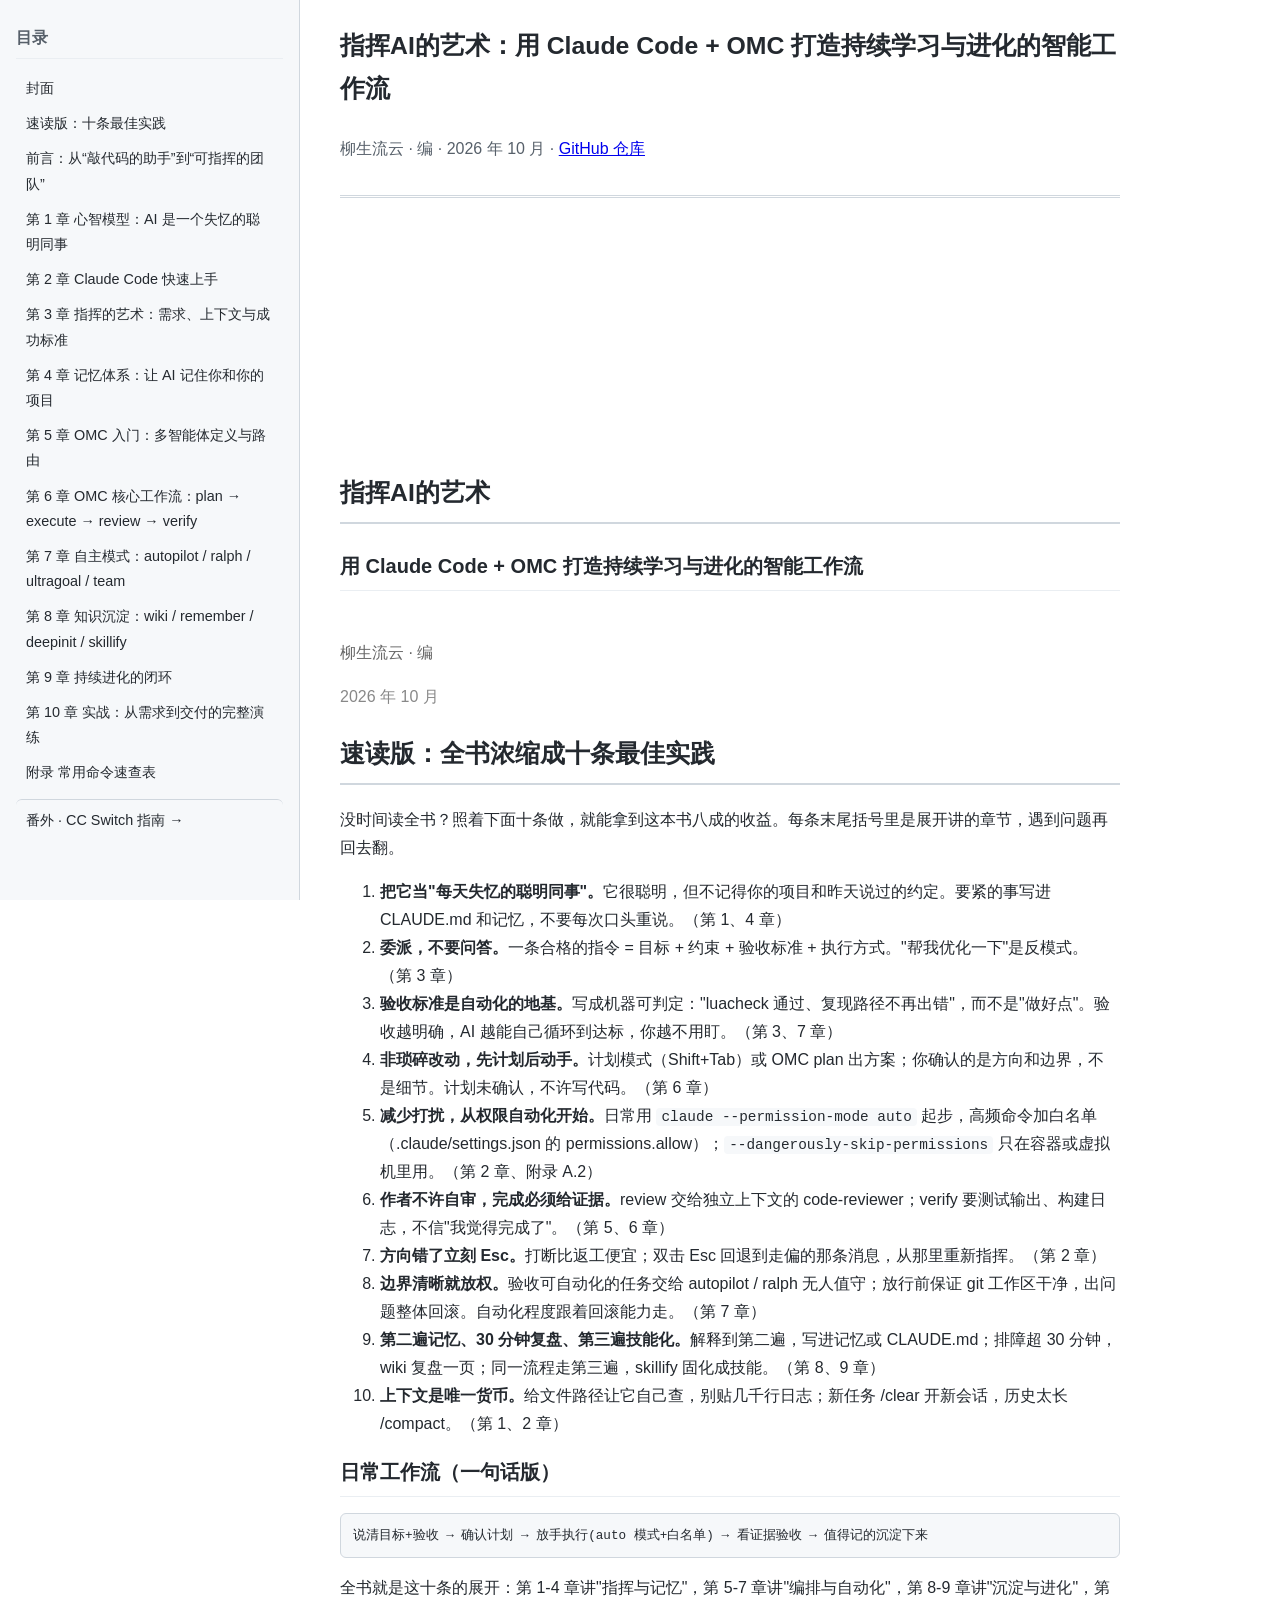
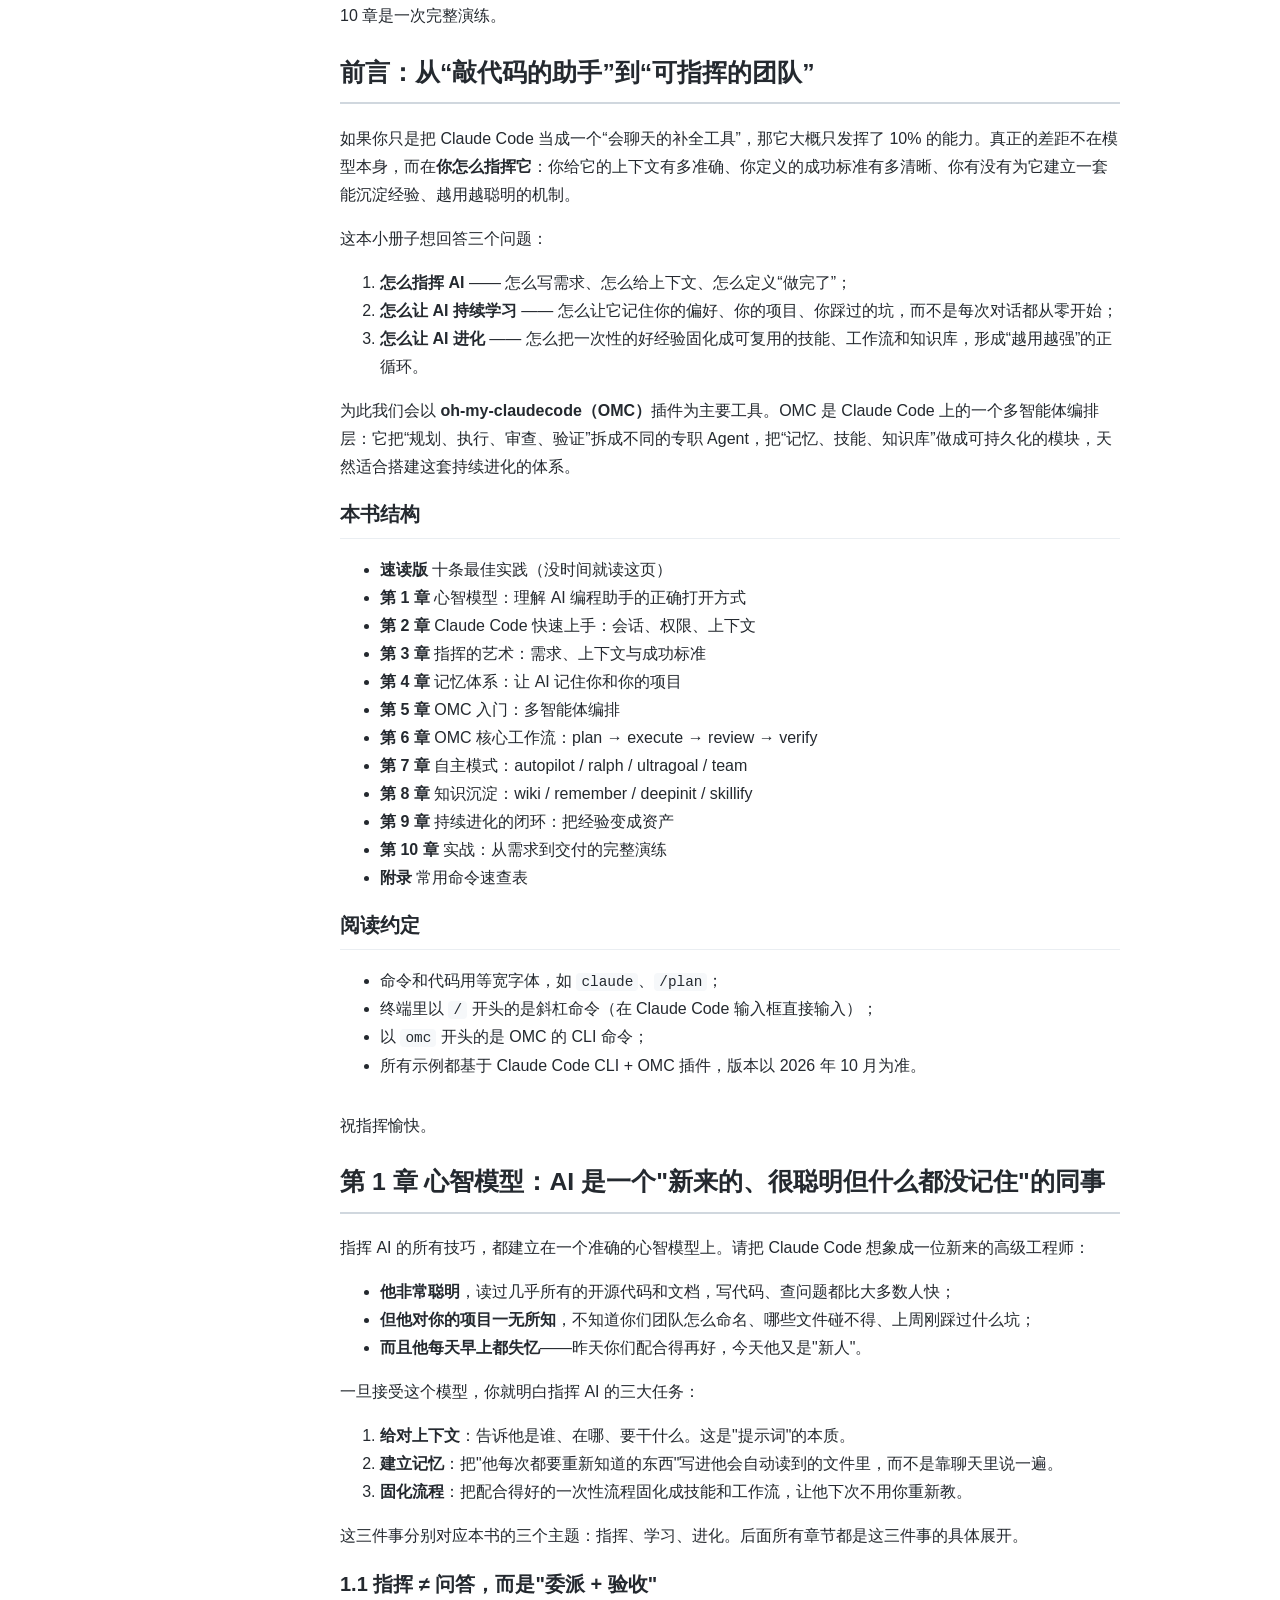
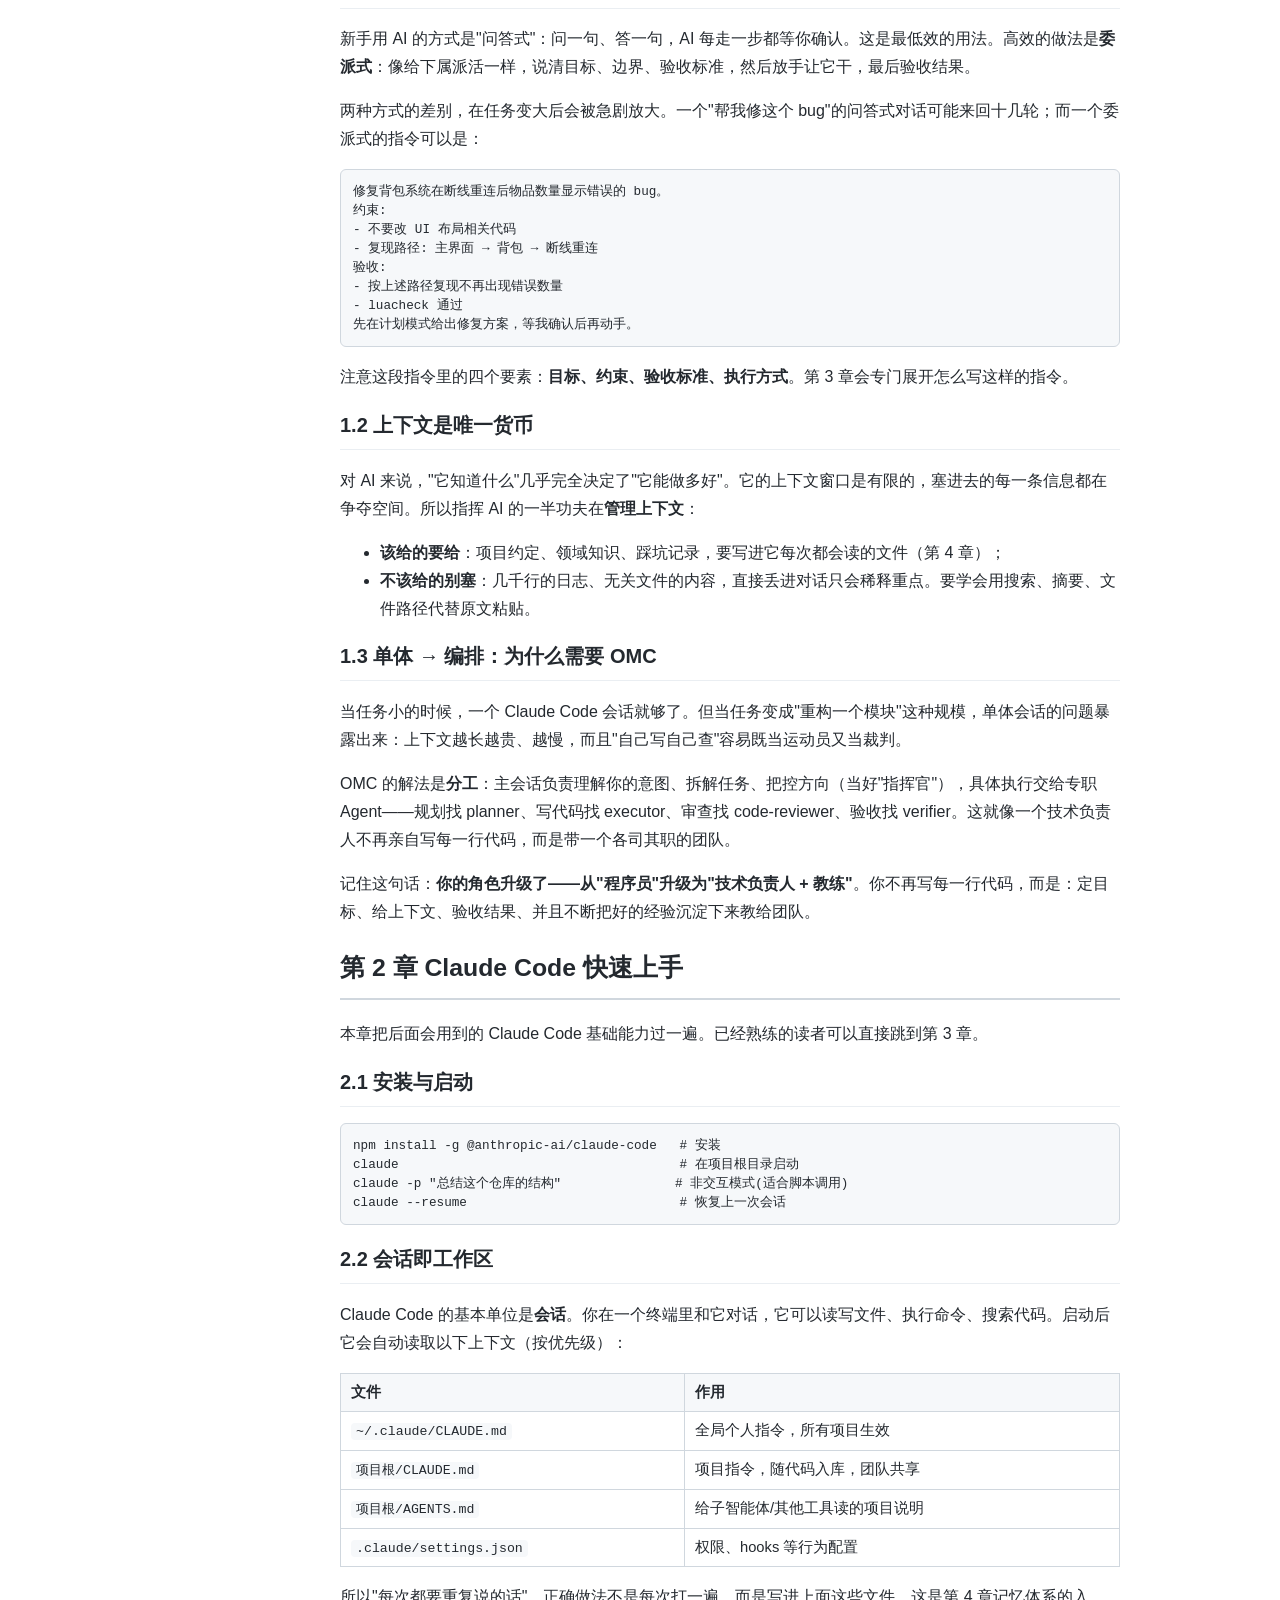
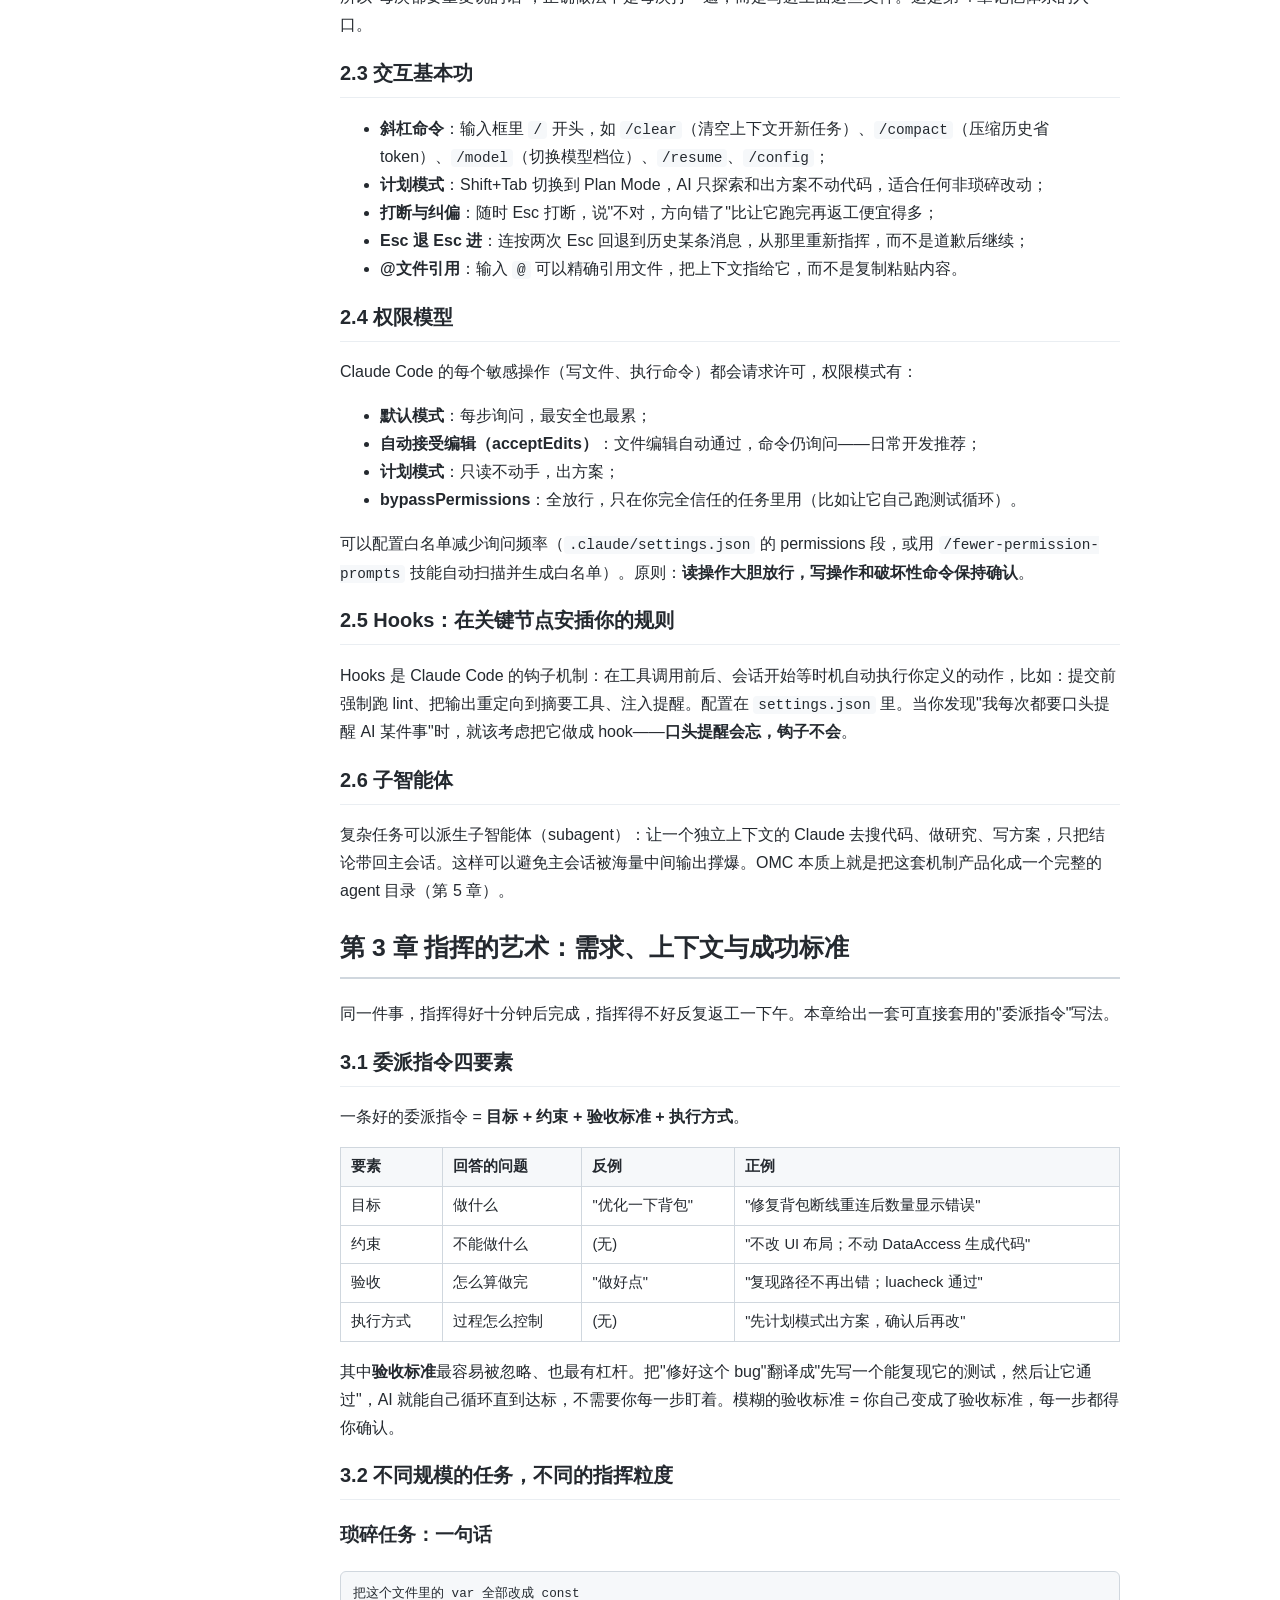
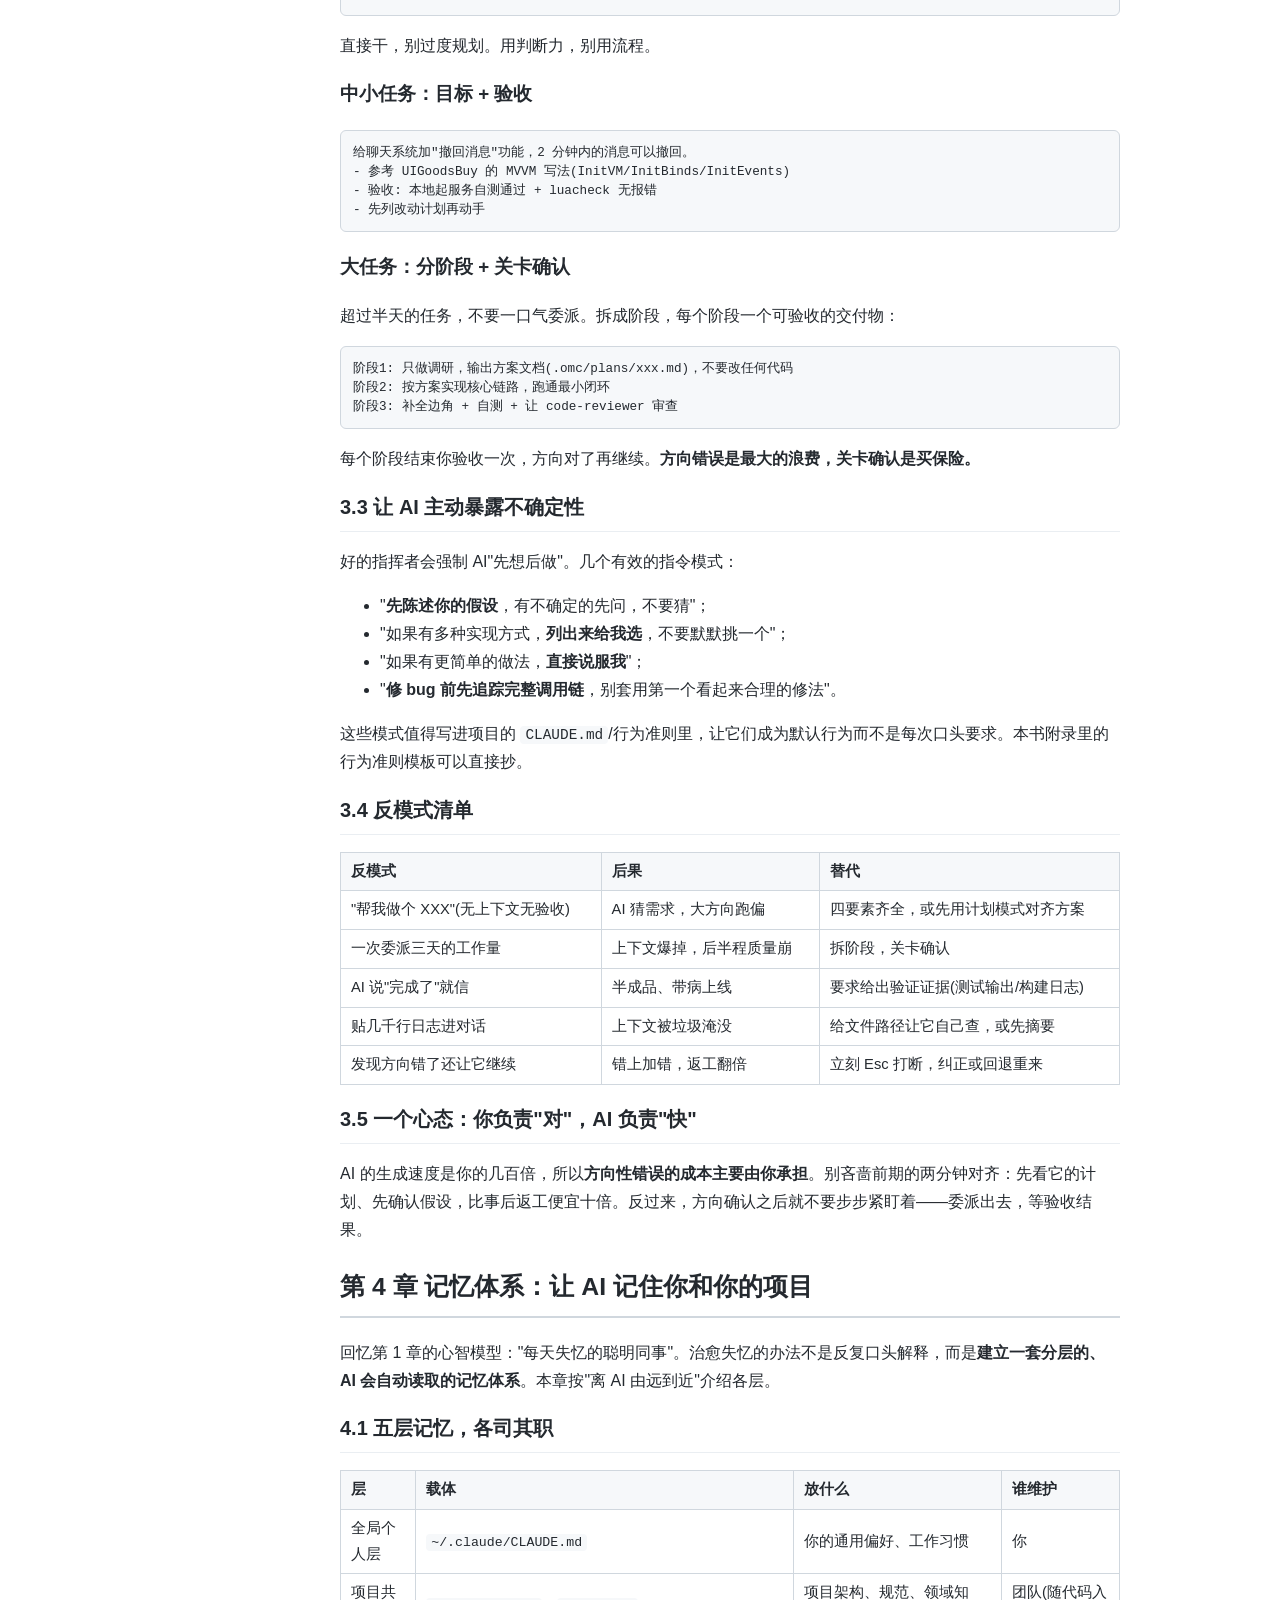
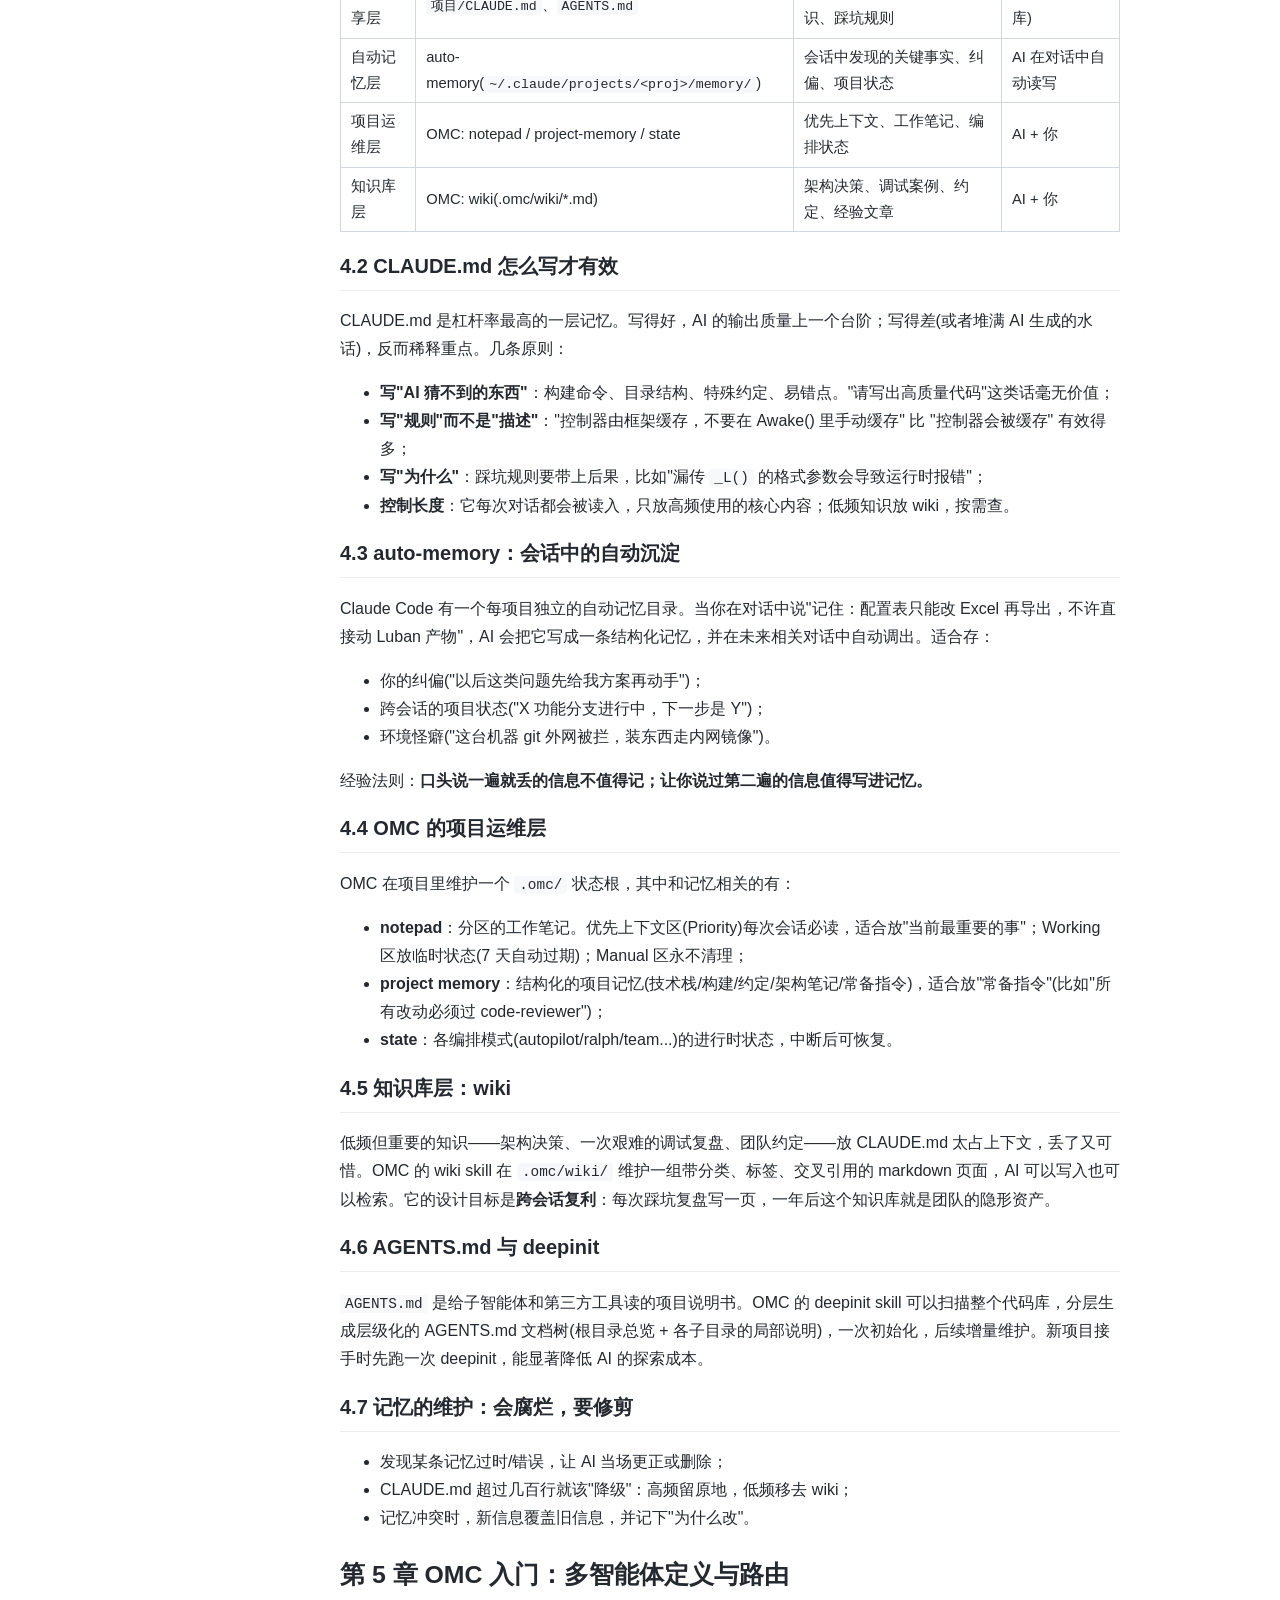
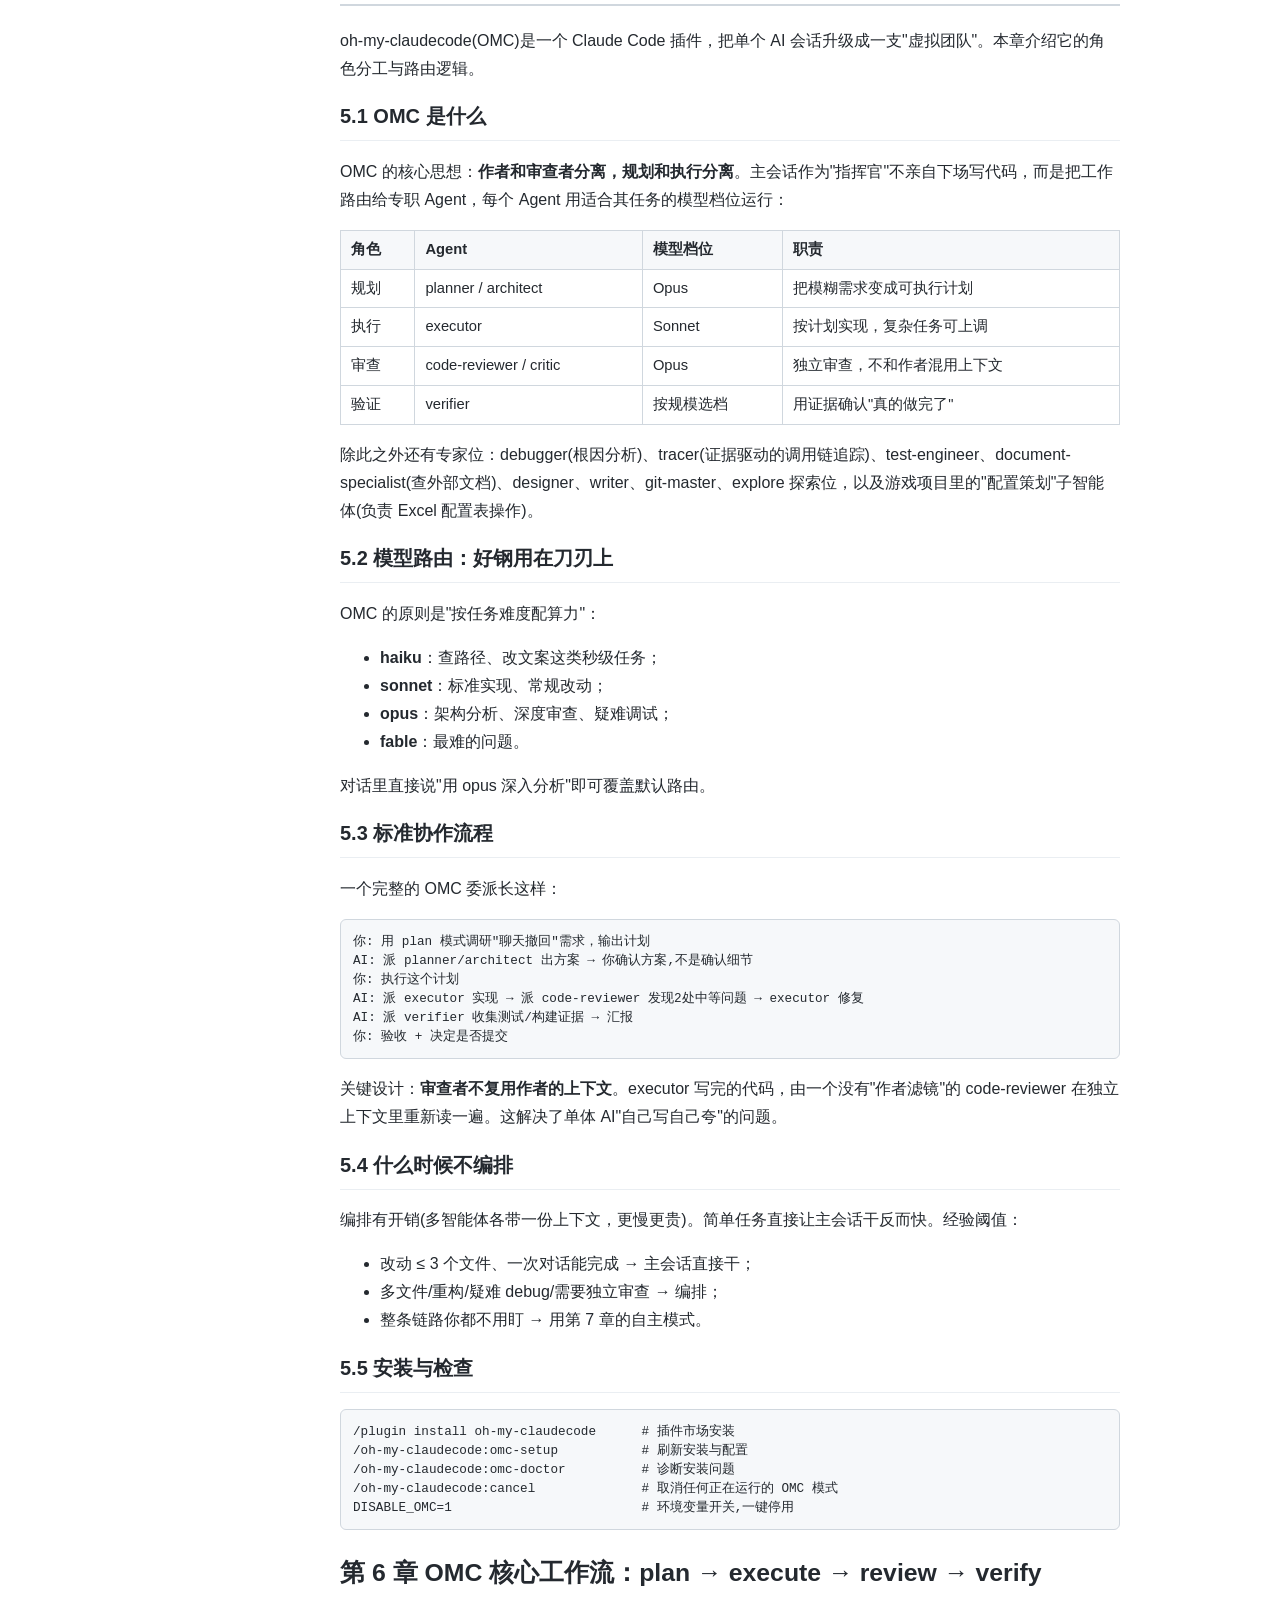
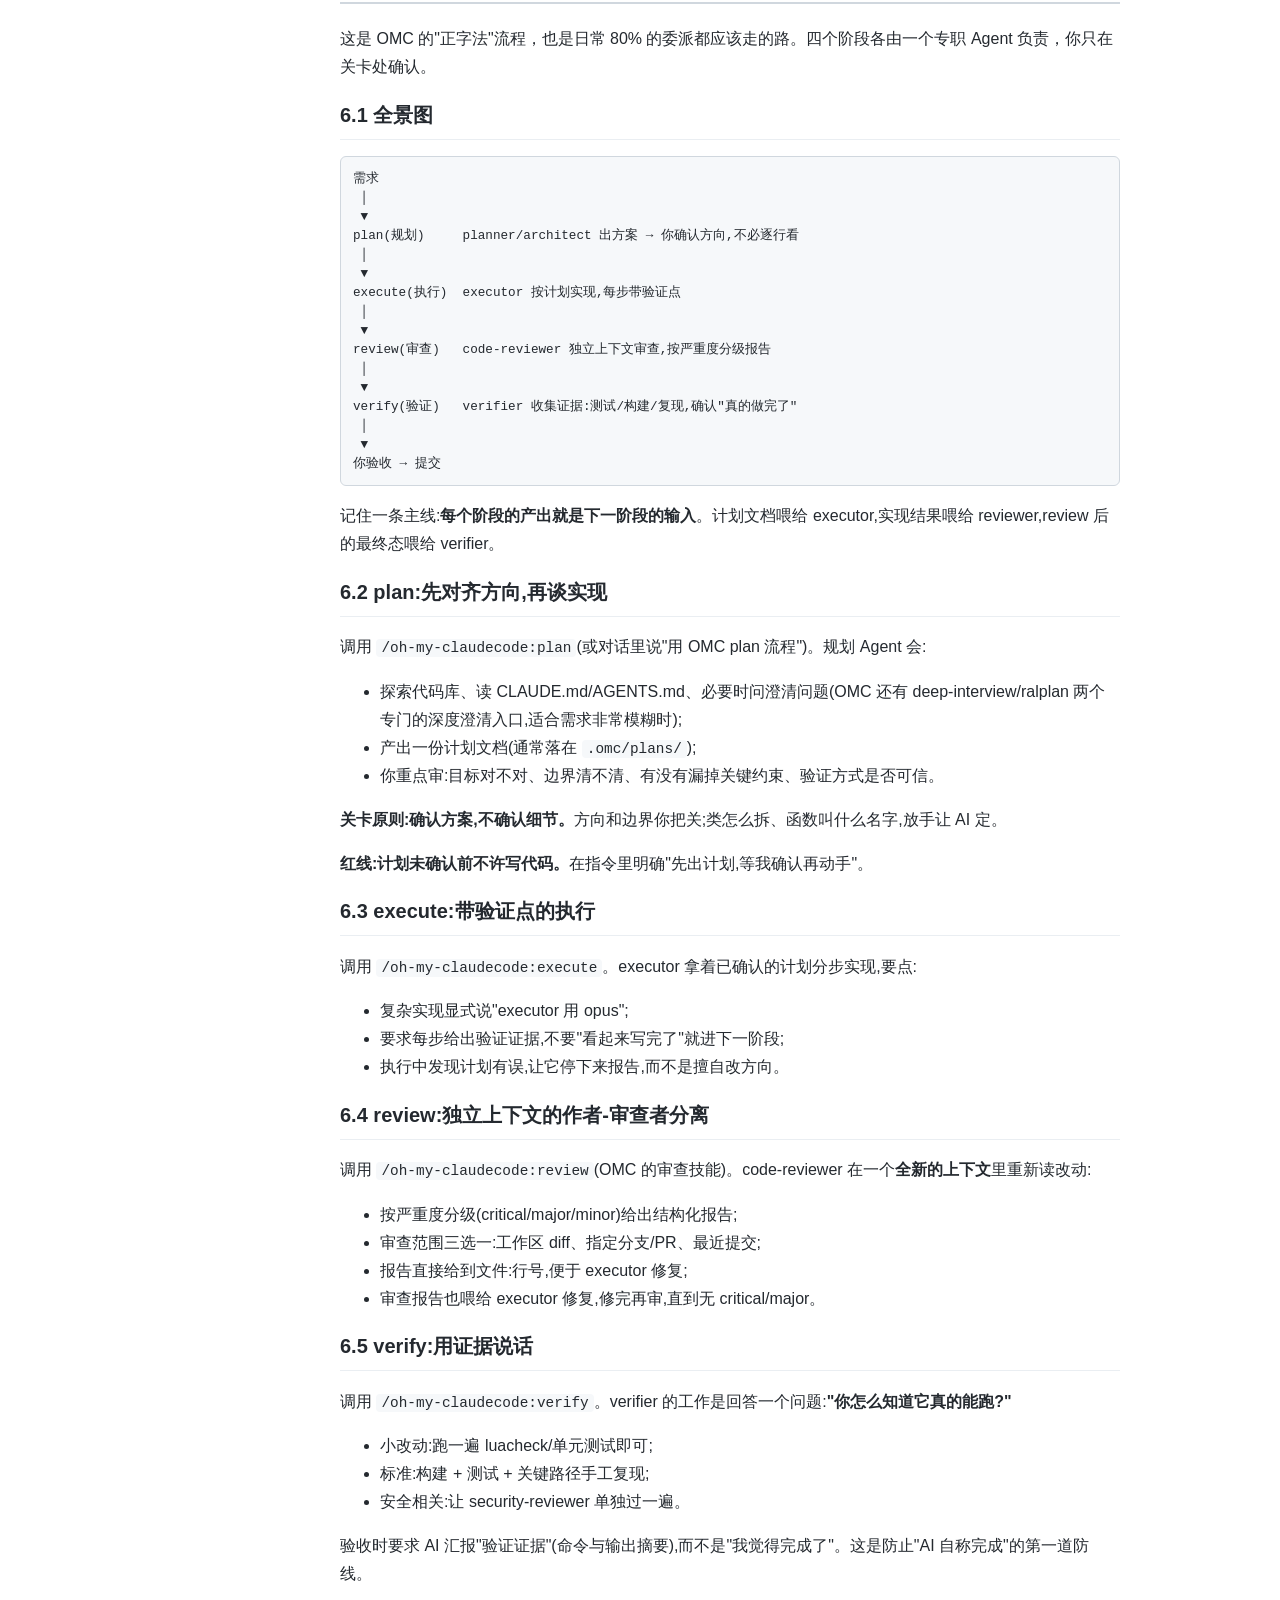
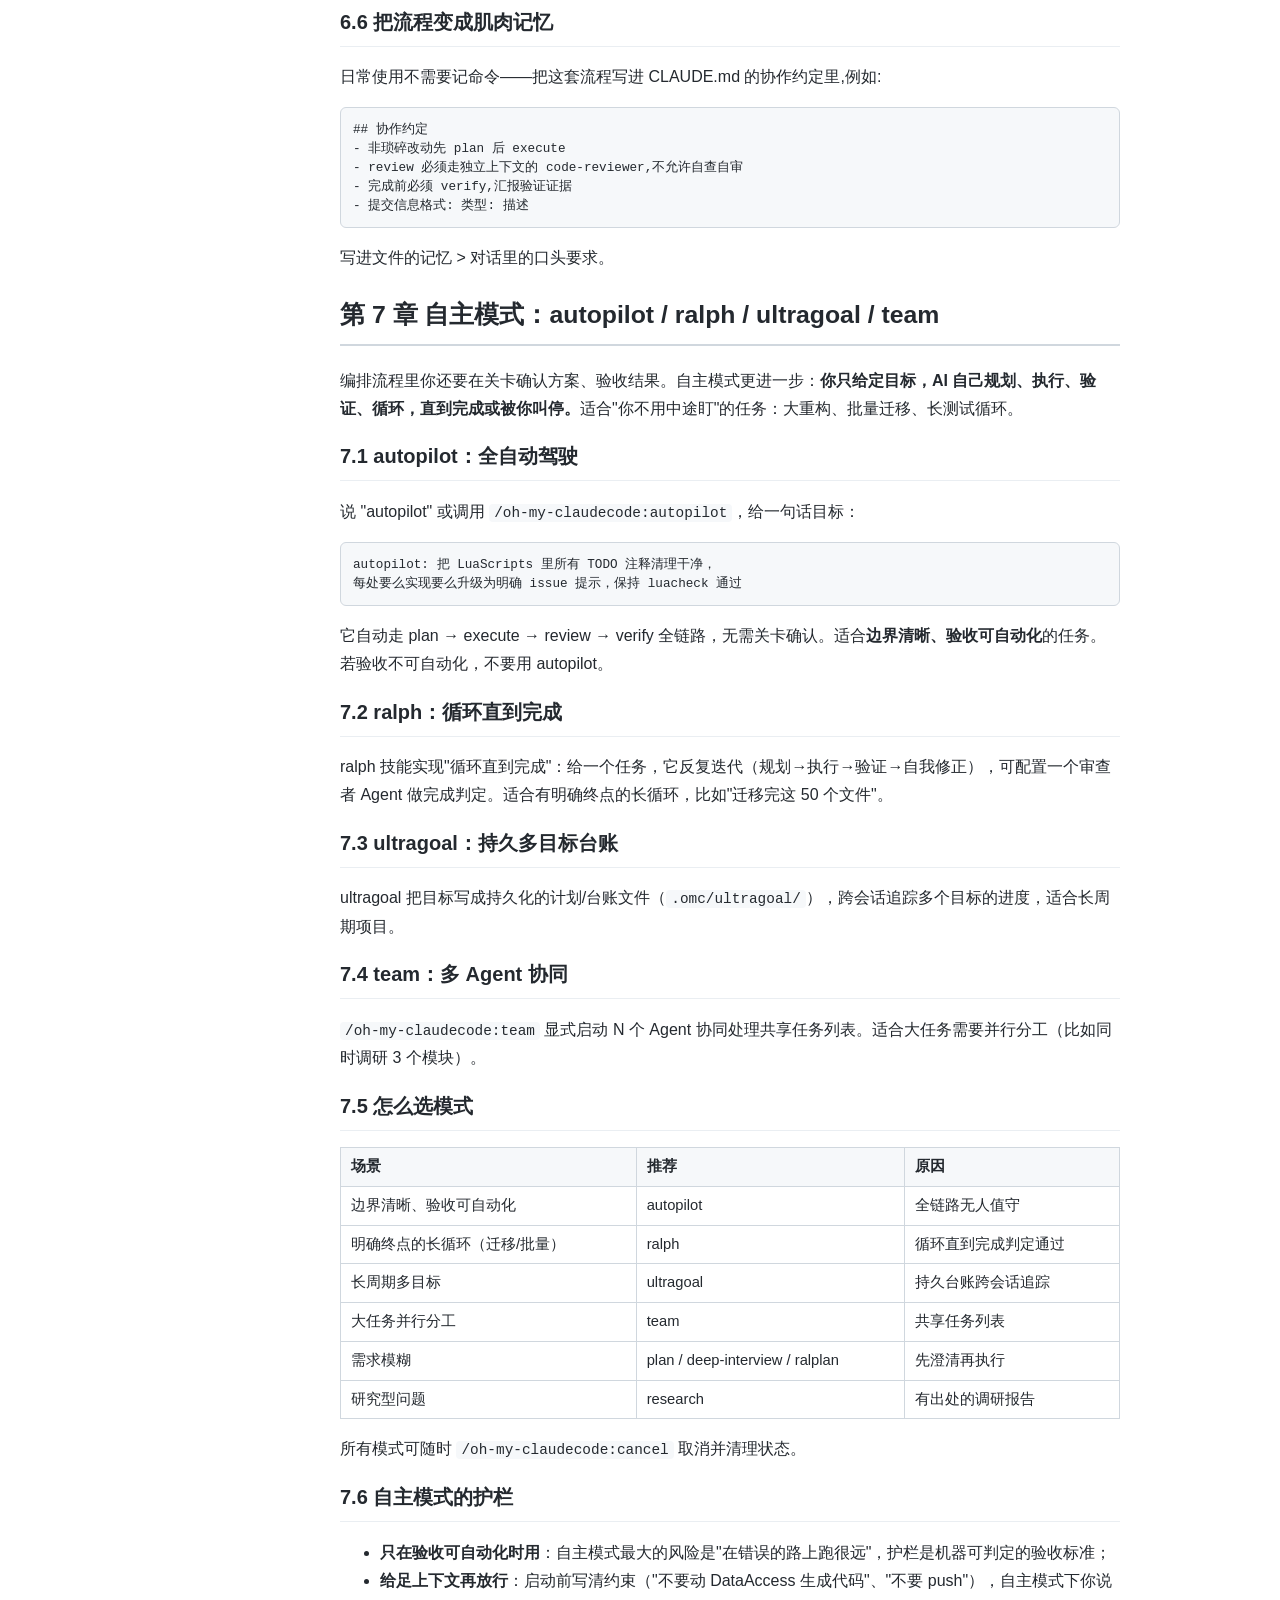
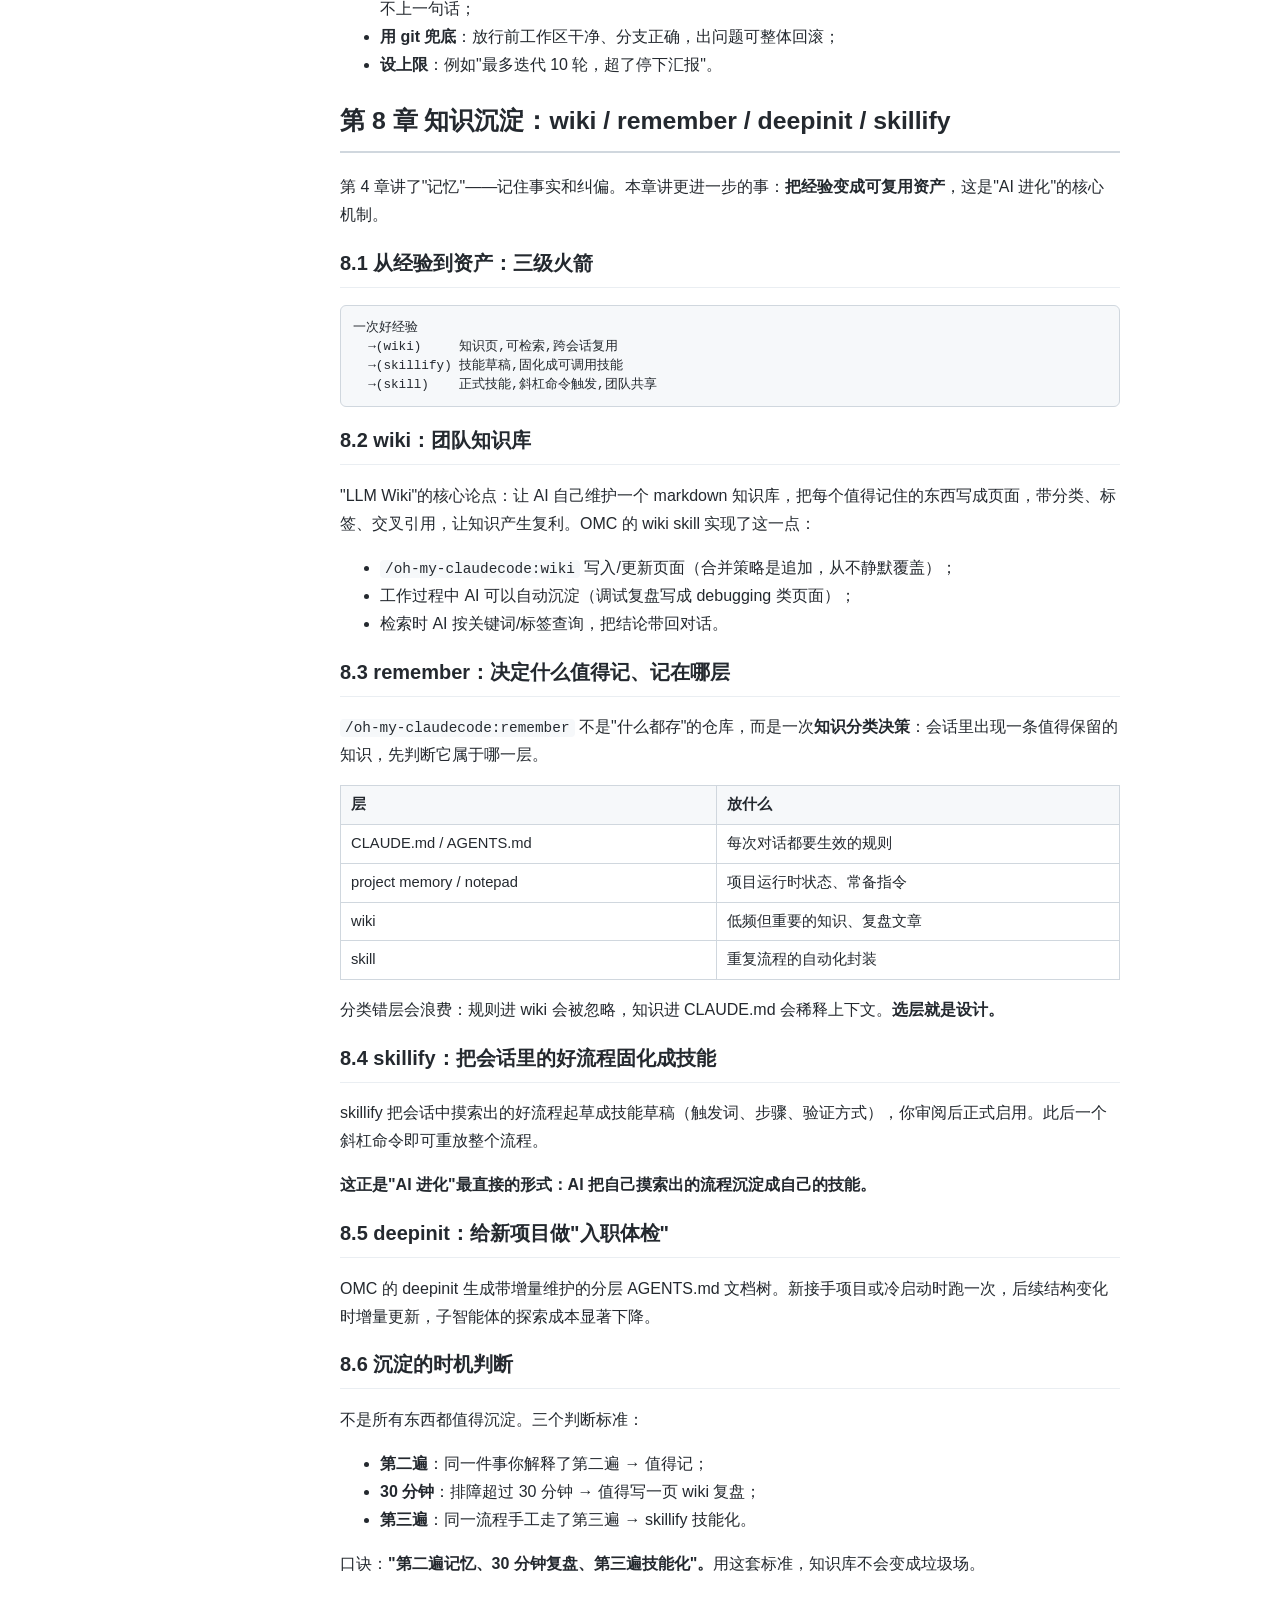
<file: docs/index.html>
<!DOCTYPE html>
<html lang="zh-CN">
<head>
<meta charset="utf-8">
<meta name="viewport" content="width=device-width, initial-scale=1">
<title>指挥AI的艺术：用 Claude Code + OMC 打造持续学习与进化的智能工作流</title>
<style>
* { box-sizing: border-box; }
body { margin: 0; font-family: "Segoe UI", "Microsoft YaHei", sans-serif;
       line-height: 1.75; color: #24292f; background: #fff; }
.layout { display: flex; max-width: 1280px; margin: 0 auto; }
nav.toc { width: 300px; flex: none; position: sticky; top: 0;
          max-height: 100vh; overflow-y: auto; padding: 24px 16px;
          border-right: 1px solid #d0d7de; background: #f6f8fa; }
nav.toc h2 { font-size: 1em; margin: 0 0 12px; color: #57606a; }
nav.toc a { display: block; padding: 5px 10px; border-radius: 6px;
            color: #24292f; text-decoration: none; font-size: 0.9em; }
nav.toc a:hover { background: #eaeef2; }
main { flex: 1; min-width: 0; padding: 24px 40px 80px; max-width: 860px; }
h1 { font-size: 1.55em; border-bottom: 2px solid #d0d7de; padding-bottom: 8px; }
h2 { font-size: 1.25em; border-bottom: 1px solid #eaeef2; padding-bottom: 6px; }
pre { background: #f6f8fa; border: 1px solid #d0d7de; border-radius: 6px;
      padding: 12px; overflow-x: auto; font-size: 0.88em; line-height: 1.5; }
code { font-family: Consolas, "Cascadia Mono", monospace; font-size: 0.9em;
       background: #f6f8fa; padding: 1px 5px; border-radius: 4px; }
pre code { background: none; padding: 0; }
table { border-collapse: collapse; width: 100%; margin: 12px 0; font-size: 0.92em; }
th, td { border: 1px solid #d0d7de; padding: 6px 10px; text-align: left; }
th { background: #f6f8fa; }
blockquote { color: #57606a; border-left: 4px solid #d0d7de;
             margin-left: 0; padding-left: 12px; }
header.book { border-bottom: 3px double #d0d7de; margin-bottom: 24px; padding-bottom: 16px; }
header.book h1 { border: none; margin: 0; }
header.book .meta { color: #57606a; }
@media (max-width: 900px) {
  nav.toc { position: static; width: auto; border-right: none;
            border-bottom: 1px solid #d0d7de; max-height: none; }
  .layout { flex-direction: column; }
}
</style>
</head>
<body>
<div class="layout">
<nav class="toc">
<h2>目录</h2>
<a href="#sec-cover">封面</a>
<a href="#sec-tldr">速读版：十条最佳实践</a>
<a href="#sec-preface">前言：从“敲代码的助手”到“可指挥的团队”</a>
<a href="#sec-ch01">第 1 章 心智模型：AI 是一个失忆的聪明同事</a>
<a href="#sec-ch02">第 2 章 Claude Code 快速上手</a>
<a href="#sec-ch03">第 3 章 指挥的艺术：需求、上下文与成功标准</a>
<a href="#sec-ch04">第 4 章 记忆体系：让 AI 记住你和你的项目</a>
<a href="#sec-ch05">第 5 章 OMC 入门：多智能体定义与路由</a>
<a href="#sec-ch06">第 6 章 OMC 核心工作流：plan → execute → review → verify</a>
<a href="#sec-ch07">第 7 章 自主模式：autopilot / ralph / ultragoal / team</a>
<a href="#sec-ch08">第 8 章 知识沉淀：wiki / remember / deepinit / skillify</a>
<a href="#sec-ch09">第 9 章 持续进化的闭环</a>
<a href="#sec-ch10">第 10 章 实战：从需求到交付的完整演练</a>
<a href="#sec-appendix">附录 常用命令速查表</a>
<a href="cc-switch.html" style="margin-top:8px;border-top:1px solid #d0d7de;padding-top:8px;">番外 · CC Switch 指南 →</a>
</nav>
<main>
<header class="book">
<h1>指挥AI的艺术：用 Claude Code + OMC 打造持续学习与进化的智能工作流</h1>
<p class="meta">柳生流云 · 编 · 2026 年 10 月 ·
<a href="https://github.com/liushengliuyun/claude-code-omc-tutorial">GitHub 仓库</a></p>
</header>
<section id="sec-cover">
<section epub:type="titlepage" xmlns:epub="http://www.idpf.org/2007/ops">
<h1 style="margin-top:35%">指挥AI的艺术</h1>
<h2>用 Claude Code + OMC 打造持续学习与进化的智能工作流</h2>
<p style="margin-top:3em; color:#666;">柳生流云 · 编</p>
<p style="color:#888;">2026 年 10 月</p>
</section>
</section>
<section id="sec-tldr">
<h1>速读版：全书浓缩成十条最佳实践</h1>

<p>没时间读全书？照着下面十条做，就能拿到这本书八成的收益。每条末尾括号里是展开讲的章节，遇到问题再回去翻。</p>

<ol>
<li><strong>把它当"每天失忆的聪明同事"。</strong>它很聪明，但不记得你的项目和昨天说过的约定。要紧的事写进 CLAUDE.md 和记忆，不要每次口头重说。（第 1、4 章）</li>

<li><strong>委派，不要问答。</strong>一条合格的指令 = 目标 + 约束 + 验收标准 + 执行方式。"帮我优化一下"是反模式。（第 3 章）</li>

<li><strong>验收标准是自动化的地基。</strong>写成机器可判定："luacheck 通过、复现路径不再出错"，而不是"做好点"。验收越明确，AI 越能自己循环到达标，你越不用盯。（第 3、7 章）</li>

<li><strong>非琐碎改动，先计划后动手。</strong>计划模式（Shift+Tab）或 OMC plan 出方案；你确认的是方向和边界，不是细节。计划未确认，不许写代码。（第 6 章）</li>

<li><strong>减少打扰，从权限自动化开始。</strong>日常用 <code>claude --permission-mode auto</code> 起步，高频命令加白名单（.claude/settings.json 的 permissions.allow）；<code>--dangerously-skip-permissions</code> 只在容器或虚拟机里用。（第 2 章、附录 A.2）</li>

<li><strong>作者不许自审，完成必须给证据。</strong>review 交给独立上下文的 code-reviewer；verify 要测试输出、构建日志，不信"我觉得完成了"。（第 5、6 章）</li>

<li><strong>方向错了立刻 Esc。</strong>打断比返工便宜；双击 Esc 回退到走偏的那条消息，从那里重新指挥。（第 2 章）</li>

<li><strong>边界清晰就放权。</strong>验收可自动化的任务交给 autopilot / ralph 无人值守；放行前保证 git 工作区干净，出问题整体回滚。自动化程度跟着回滚能力走。（第 7 章）</li>

<li><strong>第二遍记忆、30 分钟复盘、第三遍技能化。</strong>解释到第二遍，写进记忆或 CLAUDE.md；排障超 30 分钟，wiki 复盘一页；同一流程走第三遍，skillify 固化成技能。（第 8、9 章）</li>

<li><strong>上下文是唯一货币。</strong>给文件路径让它自己查，别贴几千行日志；新任务 /clear 开新会话，历史太长 /compact。（第 1、2 章）</li>
</ol>

<h2>日常工作流（一句话版）</h2>

<pre><code>说清目标+验收 → 确认计划 → 放手执行(auto 模式+白名单) → 看证据验收 → 值得记的沉淀下来</code></pre>

<p>全书就是这十条的展开：第 1-4 章讲"指挥与记忆"，第 5-7 章讲"编排与自动化"，第 8-9 章讲"沉淀与进化"，第 10 章是一次完整演练。</p>

</section>
<section id="sec-preface">
<h1>前言：从“敲代码的助手”到“可指挥的团队”</h1>

<p>如果你只是把 Claude Code 当成一个“会聊天的补全工具”，那它大概只发挥了 10% 的能力。真正的差距不在模型本身，而在<strong>你怎么指挥它</strong>：你给它的上下文有多准确、你定义的成功标准有多清晰、你有没有为它建立一套能沉淀经验、越用越聪明的机制。</p>

<p>这本小册子想回答三个问题：</p>
<ol>
<li><strong>怎么指挥 AI</strong> —— 怎么写需求、怎么给上下文、怎么定义“做完了”；</li>
<li><strong>怎么让 AI 持续学习</strong> —— 怎么让它记住你的偏好、你的项目、你踩过的坑，而不是每次对话都从零开始；</li>
<li><strong>怎么让 AI 进化</strong> —— 怎么把一次性的好经验固化成可复用的技能、工作流和知识库，形成“越用越强”的正循环。</li>
</ol>

<p>为此我们会以 <strong>oh-my-claudecode（OMC）</strong>插件为主要工具。OMC 是 Claude Code 上的一个多智能体编排层：它把“规划、执行、审查、验证”拆成不同的专职 Agent，把“记忆、技能、知识库”做成可持久化的模块，天然适合搭建这套持续进化的体系。</p>

<h2>本书结构</h2>
<ul>
<li><strong>速读版</strong> 十条最佳实践（没时间就读这页）</li>
<li><strong>第 1 章</strong> 心智模型：理解 AI 编程助手的正确打开方式</li>
<li><strong>第 2 章</strong> Claude Code 快速上手：会话、权限、上下文</li>
<li><strong>第 3 章</strong> 指挥的艺术：需求、上下文与成功标准</li>
<li><strong>第 4 章</strong> 记忆体系：让 AI 记住你和你的项目</li>
<li><strong>第 5 章</strong> OMC 入门：多智能体编排</li>
<li><strong>第 6 章</strong> OMC 核心工作流：plan → execute → review → verify</li>
<li><strong>第 7 章</strong> 自主模式：autopilot / ralph / ultragoal / team</li>
<li><strong>第 8 章</strong> 知识沉淀：wiki / remember / deepinit / skillify</li>
<li><strong>第 9 章</strong> 持续进化的闭环：把经验变成资产</li>
<li><strong>第 10 章</strong> 实战：从需求到交付的完整演练</li>
<li><strong>附录</strong> 常用命令速查表</li>
</ul>

<h2>阅读约定</h2>
<ul>
<li>命令和代码用等宽字体，如 <code>claude</code>、<code>/plan</code>；</li>
<li>终端里以 <code>/</code> 开头的是斜杠命令（在 Claude Code 输入框直接输入）；</li>
<li>以 <code>omc</code> 开头的是 OMC 的 CLI 命令；</li>
<li>所有示例都基于 Claude Code CLI + OMC 插件，版本以 2026 年 10 月为准。</li>
</ul>

<p style="margin-top:2em;">祝指挥愉快。</p>
</section>
<section id="sec-ch01">
<h1>第 1 章 心智模型：AI 是一个"新来的、很聪明但什么都没记住"的同事</h1>

<p>指挥 AI 的所有技巧，都建立在一个准确的心智模型上。请把 Claude Code 想象成一位新来的高级工程师：</p>

<ul>
<li><strong>他非常聪明</strong>，读过几乎所有的开源代码和文档，写代码、查问题都比大多数人快；</li>
<li><strong>但他对你的项目一无所知</strong>，不知道你们团队怎么命名、哪些文件碰不得、上周刚踩过什么坑；</li>
<li><strong>而且他每天早上都失忆</strong>——昨天你们配合得再好，今天他又是"新人"。</li>
</ul>

<p>一旦接受这个模型，你就明白指挥 AI 的三大任务：</p>

<ol>
<li><strong>给对上下文</strong>：告诉他是谁、在哪、要干什么。这是"提示词"的本质。</li>
<li><strong>建立记忆</strong>：把"他每次都要重新知道的东西"写进他会自动读到的文件里，而不是靠聊天里说一遍。</li>
<li><strong>固化流程</strong>：把配合得好的一次性流程固化成技能和工作流，让他下次不用你重新教。</li>
</ol>

<p>这三件事分别对应本书的三个主题：指挥、学习、进化。后面所有章节都是这三件事的具体展开。</p>

<h2>1.1 指挥 ≠ 问答，而是"委派 + 验收"</h2>

<p>新手用 AI 的方式是"问答式"：问一句、答一句，AI 每走一步都等你确认。这是最低效的用法。高效的做法是<strong>委派式</strong>：像给下属派活一样，说清目标、边界、验收标准，然后放手让它干，最后验收结果。</p>

<p>两种方式的差别，在任务变大后会被急剧放大。一个"帮我修这个 bug"的问答式对话可能来回十几轮；而一个委派式的指令可以是：</p>

<pre><code>修复背包系统在断线重连后物品数量显示错误的 bug。
约束:
- 不要改 UI 布局相关代码
- 复现路径: 主界面 → 背包 → 断线重连
验收:
- 按上述路径复现不再出现错误数量
- luacheck 通过
先在计划模式给出修复方案，等我确认后再动手。</code></pre>

<p>注意这段指令里的四个要素：<strong>目标、约束、验收标准、执行方式</strong>。第 3 章会专门展开怎么写这样的指令。</p>

<h2>1.2 上下文是唯一货币</h2>

<p>对 AI 来说，"它知道什么"几乎完全决定了"它能做多好"。它的上下文窗口是有限的，塞进去的每一条信息都在争夺空间。所以指挥 AI 的一半功夫在<strong>管理上下文</strong>：</p>

<ul>
<li><strong>该给的要给</strong>：项目约定、领域知识、踩坑记录，要写进它每次都会读的文件（第 4 章）；</li>
<li><strong>不该给的别塞</strong>：几千行的日志、无关文件的内容，直接丢进对话只会稀释重点。要学会用搜索、摘要、文件路径代替原文粘贴。</li>
</ul>

<h2>1.3 单体 → 编排：为什么需要 OMC</h2>

<p>当任务小的时候，一个 Claude Code 会话就够了。但当任务变成"重构一个模块"这种规模，单体会话的问题暴露出来：上下文越长越贵、越慢，而且"自己写自己查"容易既当运动员又当裁判。</p>

<p>OMC 的解法是<strong>分工</strong>：主会话负责理解你的意图、拆解任务、把控方向（当好"指挥官"），具体执行交给专职 Agent——规划找 planner、写代码找 executor、审查找 code-reviewer、验收找 verifier。这就像一个技术负责人不再亲自写每一行代码，而是带一个各司其职的团队。</p>

<p>记住这句话：<strong>你的角色升级了——从"程序员"升级为"技术负责人 + 教练"</strong>。你不再写每一行代码，而是：定目标、给上下文、验收结果、并且不断把好的经验沉淀下来教给团队。</p>

</section>
<section id="sec-ch02">
<h1>第 2 章 Claude Code 快速上手</h1>

<p>本章把后面会用到的 Claude Code 基础能力过一遍。已经熟练的读者可以直接跳到第 3 章。</p>

<h2>2.1 安装与启动</h2>

<pre><code>npm install -g @anthropic-ai/claude-code   # 安装
claude                                     # 在项目根目录启动
claude -p "总结这个仓库的结构"               # 非交互模式(适合脚本调用)
claude --resume                            # 恢复上一次会话</code></pre>

<h2>2.2 会话即工作区</h2>

<p>Claude Code 的基本单位是<strong>会话</strong>。你在一个终端里和它对话，它可以读写文件、执行命令、搜索代码。启动后它会自动读取以下上下文（按优先级）：</p>

<table>
<tr><th>文件</th><th>作用</th></tr>
<tr><td><code>~/.claude/CLAUDE.md</code></td><td>全局个人指令，所有项目生效</td></tr>
<tr><td><code>项目根/CLAUDE.md</code></td><td>项目指令，随代码入库，团队共享</td></tr>
<tr><td><code>项目根/AGENTS.md</code></td><td>给子智能体/其他工具读的项目说明</td></tr>
<tr><td><code>.claude/settings.json</code></td><td>权限、hooks 等行为配置</td></tr>
</table>

<p>所以"每次都要重复说的话"，正确做法不是每次打一遍，而是写进上面这些文件。这是第 4 章记忆体系的入口。</p>

<h2>2.3 交互基本功</h2>

<ul>
<li><strong>斜杠命令</strong>：输入框里 <code>/</code> 开头，如 <code>/clear</code>（清空上下文开新任务）、<code>/compact</code>（压缩历史省 token）、<code>/model</code>（切换模型档位）、<code>/resume</code>、<code>/config</code>；</li>
<li><strong>计划模式</strong>：Shift+Tab 切换到 Plan Mode，AI 只探索和出方案不动代码，适合任何非琐碎改动；</li>
<li><strong>打断与纠偏</strong>：随时 Esc 打断，说"不对，方向错了"比让它跑完再返工便宜得多；</li>
<li><strong>Esc 退 Esc 进</strong>：连按两次 Esc 回退到历史某条消息，从那里重新指挥，而不是道歉后继续；</li>
<li><strong>@文件引用</strong>：输入 <code>@</code> 可以精确引用文件，把上下文指给它，而不是复制粘贴内容。</li>
</ul>

<h2>2.4 权限模型</h2>

<p>Claude Code 的每个敏感操作（写文件、执行命令）都会请求许可，权限模式有：</p>

<ul>
<li><strong>默认模式</strong>：每步询问，最安全也最累；</li>
<li><strong>自动接受编辑（acceptEdits）</strong>：文件编辑自动通过，命令仍询问——日常开发推荐；</li>
<li><strong>计划模式</strong>：只读不动手，出方案；</li>
<li><strong>bypassPermissions</strong>：全放行，只在你完全信任的任务里用（比如让它自己跑测试循环）。</li>
</ul>

<p>可以配置白名单减少询问频率（<code>.claude/settings.json</code> 的 permissions 段，或用 <code>/fewer-permission-prompts</code> 技能自动扫描并生成白名单）。原则：<strong>读操作大胆放行，写操作和破坏性命令保持确认</strong>。</p>

<h2>2.5 Hooks：在关键节点安插你的规则</h2>

<p>Hooks 是 Claude Code 的钩子机制：在工具调用前后、会话开始等时机自动执行你定义的动作，比如：提交前强制跑 lint、把输出重定向到摘要工具、注入提醒。配置在 <code>settings.json</code> 里。当你发现"我每次都要口头提醒 AI 某件事"时，就该考虑把它做成 hook——<strong>口头提醒会忘，钩子不会</strong>。</p>

<h2>2.6 子智能体</h2>

<p>复杂任务可以派生子智能体（subagent）：让一个独立上下文的 Claude 去搜代码、做研究、写方案，只把结论带回主会话。这样可以避免主会话被海量中间输出撑爆。OMC 本质上就是把这套机制产品化成一个完整的 agent 目录（第 5 章）。</p>

</section>
<section id="sec-ch03">
<h1>第 3 章 指挥的艺术：需求、上下文与成功标准</h1>

<p>同一件事，指挥得好十分钟后完成，指挥得不好反复返工一下午。本章给出一套可直接套用的"委派指令"写法。</p>

<h2>3.1 委派指令四要素</h2>

<p>一条好的委派指令 = <strong>目标 + 约束 + 验收标准 + 执行方式</strong>。</p>

<table>
<tr><th>要素</th><th>回答的问题</th><th>反例</th><th>正例</th></tr>
<tr><td>目标</td><td>做什么</td><td>"优化一下背包"</td><td>"修复背包断线重连后数量显示错误"</td></tr>
<tr><td>约束</td><td>不能做什么</td><td>(无)</td><td>"不改 UI 布局；不动 DataAccess 生成代码"</td></tr>
<tr><td>验收</td><td>怎么算做完</td><td>"做好点"</td><td>"复现路径不再出错；luacheck 通过"</td></tr>
<tr><td>执行方式</td><td>过程怎么控制</td><td>(无)</td><td>"先计划模式出方案，确认后再改"</td></tr>
</table>

<p>其中<strong>验收标准</strong>最容易被忽略、也最有杠杆。把"修好这个 bug"翻译成"先写一个能复现它的测试，然后让它通过"，AI 就能自己循环直到达标，不需要你每一步盯着。模糊的验收标准 = 你自己变成了验收标准，每一步都得你确认。</p>

<h2>3.2 不同规模的任务，不同的指挥粒度</h2>

<h3>琐碎任务：一句话</h3>
<pre><code>把这个文件里的 var 全部改成 const</code></pre>
<p>直接干，别过度规划。用判断力，别用流程。</p>

<h3>中小任务：目标 + 验收</h3>
<pre><code>给聊天系统加"撤回消息"功能，2 分钟内的消息可以撤回。
- 参考 UIGoodsBuy 的 MVVM 写法(InitVM/InitBinds/InitEvents)
- 验收: 本地起服务自测通过 + luacheck 无报错
- 先列改动计划再动手</code></pre>

<h3>大任务：分阶段 + 关卡确认</h3>
<p>超过半天的任务，不要一口气委派。拆成阶段，每个阶段一个可验收的交付物：</p>
<pre><code>阶段1: 只做调研，输出方案文档(.omc/plans/xxx.md)，不要改任何代码
阶段2: 按方案实现核心链路，跑通最小闭环
阶段3: 补全边角 + 自测 + 让 code-reviewer 审查</code></pre>
<p>每个阶段结束你验收一次，方向对了再继续。<strong>方向错误是最大的浪费，关卡确认是买保险。</strong></p>

<h2>3.3 让 AI 主动暴露不确定性</h2>

<p>好的指挥者会强制 AI"先想后做"。几个有效的指令模式：</p>

<ul>
<li>"<strong>先陈述你的假设</strong>，有不确定的先问，不要猜"；</li>
<li>"如果有多种实现方式，<strong>列出来给我选</strong>，不要默默挑一个"；</li>
<li>"如果有更简单的做法，<strong>直接说服我</strong>"；</li>
<li>"<strong>修 bug 前先追踪完整调用链</strong>，别套用第一个看起来合理的修法"。</li>
</ul>

<p>这些模式值得写进项目的 <code>CLAUDE.md</code>/行为准则里，让它们成为默认行为而不是每次口头要求。本书附录里的行为准则模板可以直接抄。</p>

<h2>3.4 反模式清单</h2>

<table>
<tr><th>反模式</th><th>后果</th><th>替代</th></tr>
<tr><td>"帮我做个 XXX"(无上下文无验收)</td><td>AI 猜需求，大方向跑偏</td><td>四要素齐全，或先用计划模式对齐方案</td></tr>
<tr><td>一次委派三天的工作量</td><td>上下文爆掉，后半程质量崩</td><td>拆阶段，关卡确认</td></tr>
<tr><td>AI 说"完成了"就信</td><td>半成品、带病上线</td><td>要求给出验证证据(测试输出/构建日志)</td></tr>
<tr><td>贴几千行日志进对话</td><td>上下文被垃圾淹没</td><td>给文件路径让它自己查，或先摘要</td></tr>
<tr><td>发现方向错了还让它继续</td><td>错上加错，返工翻倍</td><td>立刻 Esc 打断，纠正或回退重来</td></tr>
</table>

<h2>3.5 一个心态：你负责"对"，AI 负责"快"</h2>

<p>AI 的生成速度是你的几百倍，所以<strong>方向性错误的成本主要由你承担</strong>。别吝啬前期的两分钟对齐：先看它的计划、先确认假设，比事后返工便宜十倍。反过来，方向确认之后就不要步步紧盯着——委派出去，等验收结果。</p>

</section>
<section id="sec-ch04">
<h1>第 4 章 记忆体系：让 AI 记住你和你的项目</h1>

<p>回忆第 1 章的心智模型："每天失忆的聪明同事"。治愈失忆的办法不是反复口头解释，而是<strong>建立一套分层的、AI 会自动读取的记忆体系</strong>。本章按"离 AI 由远到近"介绍各层。</p>

<h2>4.1 五层记忆，各司其职</h2>

<table>
<tr><th>层</th><th>载体</th><th>放什么</th><th>谁维护</th></tr>
<tr><td>全局个人层</td><td><code>~/.claude/CLAUDE.md</code></td><td>你的通用偏好、工作习惯</td><td>你</td></tr>
<tr><td>项目共享层</td><td><code>项目/CLAUDE.md</code>、<code>AGENTS.md</code></td><td>项目架构、规范、领域知识、踩坑规则</td><td>团队(随代码入库)</td></tr>
<tr><td>自动记忆层</td><td>auto-memory(<code>~/.claude/projects/&lt;proj&gt;/memory/</code>)</td><td>会话中发现的关键事实、纠偏、项目状态</td><td>AI 在对话中自动读写</td></tr>
<tr><td>项目运维层</td><td>OMC: notepad / project-memory / state</td><td>优先上下文、工作笔记、编排状态</td><td>AI + 你</td></tr>
<tr><td>知识库层</td><td>OMC: wiki(.omc/wiki/*.md)</td><td>架构决策、调试案例、约定、经验文章</td><td>AI + 你</td></tr>
</table>

<h2>4.2 CLAUDE.md 怎么写才有效</h2>

<p>CLAUDE.md 是杠杆率最高的一层记忆。写得好，AI 的输出质量上一个台阶；写得差(或者堆满 AI 生成的水话)，反而稀释重点。几条原则：</p>

<ul>
<li><strong>写"AI 猜不到的东西"</strong>：构建命令、目录结构、特殊约定、易错点。"请写出高质量代码"这类话毫无价值；</li>
<li><strong>写"规则"而不是"描述"</strong>："控制器由框架缓存，不要在 Awake() 里手动缓存" 比 "控制器会被缓存" 有效得多；</li>
<li><strong>写"为什么"</strong>：踩坑规则要带上后果，比如"漏传 <code>_L()</code> 的格式参数会导致运行时报错"；</li>
<li><strong>控制长度</strong>：它每次对话都会被读入，只放高频使用的核心内容；低频知识放 wiki，按需查。</li>
</ul>

<h2>4.3 auto-memory：会话中的自动沉淀</h2>

<p>Claude Code 有一个每项目独立的自动记忆目录。当你在对话中说"记住：配置表只能改 Excel 再导出，不许直接动 Luban 产物"，AI 会把它写成一条结构化记忆，并在未来相关对话中自动调出。适合存：</p>

<ul>
<li>你的纠偏("以后这类问题先给我方案再动手")；</li>
<li>跨会话的项目状态("X 功能分支进行中，下一步是 Y")；</li>
<li>环境怪癖("这台机器 git 外网被拦，装东西走内网镜像")。</li>
</ul>

<p>经验法则：<strong>口头说一遍就丢的信息不值得记；让你说过第二遍的信息值得写进记忆。</strong></p>

<h2>4.4 OMC 的项目运维层</h2>

<p>OMC 在项目里维护一个 <code>.omc/</code> 状态根，其中和记忆相关的有：</p>

<ul>
<li><strong>notepad</strong>：分区的工作笔记。优先上下文区(Priority)每次会话必读，适合放"当前最重要的事"；Working 区放临时状态(7 天自动过期)；Manual 区永不清理；</li>
<li><strong>project memory</strong>：结构化的项目记忆(技术栈/构建/约定/架构笔记/常备指令)，适合放"常备指令"(比如"所有改动必须过 code-reviewer")；</li>
<li><strong>state</strong>：各编排模式(autopilot/ralph/team...)的进行时状态，中断后可恢复。</li>
</ul>

<h2>4.5 知识库层：wiki</h2>

<p>低频但重要的知识——架构决策、一次艰难的调试复盘、团队约定——放 CLAUDE.md 太占上下文，丢了又可惜。OMC 的 wiki skill 在 <code>.omc/wiki/</code> 维护一组带分类、标签、交叉引用的 markdown 页面，AI 可以写入也可以检索。它的设计目标是<strong>跨会话复利</strong>：每次踩坑复盘写一页，一年后这个知识库就是团队的隐形资产。</p>

<h2>4.6 AGENTS.md 与 deepinit</h2>

<p><code>AGENTS.md</code> 是给子智能体和第三方工具读的项目说明书。OMC 的 deepinit skill 可以扫描整个代码库，分层生成层级化的 AGENTS.md 文档树(根目录总览 + 各子目录的局部说明)，一次初始化，后续增量维护。新项目接手时先跑一次 deepinit，能显著降低 AI 的探索成本。</p>

<h2>4.7 记忆的维护：会腐烂，要修剪</h2>

<ul>
<li>发现某条记忆过时/错误，让 AI 当场更正或删除；</li>
<li>CLAUDE.md 超过几百行就该"降级"：高频留原地，低频移去 wiki；</li>
<li>记忆冲突时，新信息覆盖旧信息，并记下"为什么改"。</li>
</ul>

</section>
<section id="sec-ch05">
<h1>第 5 章 OMC 入门：多智能体定义与路由</h1>

<p>oh-my-claudecode(OMC)是一个 Claude Code 插件，把单个 AI 会话升级成一支"虚拟团队"。本章介绍它的角色分工与路由逻辑。</p>

<h2>5.1 OMC 是什么</h2>

<p>OMC 的核心思想：<strong>作者和审查者分离，规划和执行分离</strong>。主会话作为"指挥官"不亲自下场写代码，而是把工作路由给专职 Agent，每个 Agent 用适合其任务的模型档位运行：</p>

<table>
<tr><th>角色</th><th>Agent</th><th>模型档位</th><th>职责</th></tr>
<tr><td>规划</td><td>planner / architect</td><td>Opus</td><td>把模糊需求变成可执行计划</td></tr>
<tr><td>执行</td><td>executor</td><td>Sonnet</td><td>按计划实现，复杂任务可上调</td></tr>
<tr><td>审查</td><td>code-reviewer / critic</td><td>Opus</td><td>独立审查，不和作者混用上下文</td></tr>
<tr><td>验证</td><td>verifier</td><td>按规模选档</td><td>用证据确认"真的做完了"</td></tr>
</table>

<p>除此之外还有专家位：debugger(根因分析)、tracer(证据驱动的调用链追踪)、test-engineer、document-specialist(查外部文档)、designer、writer、git-master、explore 探索位，以及游戏项目里的"配置策划"子智能体(负责 Excel 配置表操作)。</p>

<h2>5.2 模型路由：好钢用在刀刃上</h2>

<p>OMC 的原则是"按任务难度配算力"：</p>

<ul>
<li><strong>haiku</strong>：查路径、改文案这类秒级任务；</li>
<li><strong>sonnet</strong>：标准实现、常规改动；</li>
<li><strong>opus</strong>：架构分析、深度审查、疑难调试；</li>
<li><strong>fable</strong>：最难的问题。</li>
</ul>

<p>对话里直接说"用 opus 深入分析"即可覆盖默认路由。</p>

<h2>5.3 标准协作流程</h2>

<p>一个完整的 OMC 委派长这样：</p>

<pre><code>你: 用 plan 模式调研"聊天撤回"需求，输出计划
AI: 派 planner/architect 出方案 → 你确认方案,不是确认细节
你: 执行这个计划
AI: 派 executor 实现 → 派 code-reviewer 发现2处中等问题 → executor 修复
AI: 派 verifier 收集测试/构建证据 → 汇报
你: 验收 + 决定是否提交</code></pre>

<p>关键设计：<strong>审查者不复用作者的上下文</strong>。executor 写完的代码，由一个没有"作者滤镜"的 code-reviewer 在独立上下文里重新读一遍。这解决了单体 AI"自己写自己夸"的问题。</p>

<h2>5.4 什么时候不编排</h2>

<p>编排有开销(多智能体各带一份上下文，更慢更贵)。简单任务直接让主会话干反而快。经验阈值：</p>

<ul>
<li>改动 ≤ 3 个文件、一次对话能完成 → 主会话直接干；</li>
<li>多文件/重构/疑难 debug/需要独立审查 → 编排；</li>
<li>整条链路你都不用盯 → 用第 7 章的自主模式。</li>
</ul>

<h2>5.5 安装与检查</h2>

<pre><code>/plugin install oh-my-claudecode      # 插件市场安装
/oh-my-claudecode:omc-setup           # 刷新安装与配置
/oh-my-claudecode:omc-doctor          # 诊断安装问题
/oh-my-claudecode:cancel              # 取消任何正在运行的 OMC 模式
DISABLE_OMC=1                         # 环境变量开关,一键停用</code></pre>

</section>
<section id="sec-ch06">
<h1>第 6 章 OMC 核心工作流：plan → execute → review → verify</h1>

<p>这是 OMC 的"正字法"流程，也是日常 80% 的委派都应该走的路。四个阶段各由一个专职 Agent 负责，你只在关卡处确认。</p>

<h2>6.1 全景图</h2>

<pre><code>需求
 │
 ▼
plan(规划)     planner/architect 出方案 → 你确认方向,不必逐行看
 │
 ▼
execute(执行)  executor 按计划实现,每步带验证点
 │
 ▼
review(审查)   code-reviewer 独立上下文审查,按严重度分级报告
 │
 ▼
verify(验证)   verifier 收集证据:测试/构建/复现,确认"真的做完了"
 │
 ▼
你验收 → 提交</code></pre>

<p>记住一条主线:<strong>每个阶段的产出就是下一阶段的输入</strong>。计划文档喂给 executor,实现结果喂给 reviewer,review 后的最终态喂给 verifier。</p>

<h2>6.2 plan:先对齐方向,再谈实现</h2>

<p>调用 <code>/oh-my-claudecode:plan</code>(或对话里说"用 OMC plan 流程")。规划 Agent 会:</p>

<ul>
<li>探索代码库、读 CLAUDE.md/AGENTS.md、必要时问澄清问题(OMC 还有 deep-interview/ralplan 两个专门的深度澄清入口,适合需求非常模糊时);</li>
<li>产出一份计划文档(通常落在 <code>.omc/plans/</code>);</li>
<li>你重点审:目标对不对、边界清不清、有没有漏掉关键约束、验证方式是否可信。</li>
</ul>

<p><strong>关卡原则:确认方案,不确认细节。</strong>方向和边界你把关;类怎么拆、函数叫什么名字,放手让 AI 定。</p>

<p><strong>红线:计划未确认前不许写代码。</strong>在指令里明确"先出计划,等我确认再动手"。</p>

<h2>6.3 execute:带验证点的执行</h2>

<p>调用 <code>/oh-my-claudecode:execute</code>。executor 拿着已确认的计划分步实现,要点:</p>

<ul>
<li>复杂实现显式说"executor 用 opus";</li>
<li>要求每步给出验证证据,不要"看起来写完了"就进下一阶段;</li>
<li>执行中发现计划有误,让它停下来报告,而不是擅自改方向。</li>
</ul>

<h2>6.4 review:独立上下文的作者-审查者分离</h2>

<p>调用 <code>/oh-my-claudecode:review</code>(OMC 的审查技能)。code-reviewer 在一个<strong>全新的上下文</strong>里重新读改动:</p>

<ul>
<li>按严重度分级(critical/major/minor)给出结构化报告;</li>
<li>审查范围三选一:工作区 diff、指定分支/PR、最近提交;</li>
<li>报告直接给到文件:行号,便于 executor 修复;</li>
<li>审查报告也喂给 executor 修复,修完再审,直到无 critical/major。</li>
</ul>

<h2>6.5 verify:用证据说话</h2>

<p>调用 <code>/oh-my-claudecode:verify</code>。verifier 的工作是回答一个问题:<strong>"你怎么知道它真的能跑?"</strong></p>

<ul>
<li>小改动:跑一遍 luacheck/单元测试即可;</li>
<li>标准:构建 + 测试 + 关键路径手工复现;</li>
<li>安全相关:让 security-reviewer 单独过一遍。</li>
</ul>

<p>验收时要求 AI 汇报"验证证据"(命令与输出摘要),而不是"我觉得完成了"。这是防止"AI 自称完成"的第一道防线。</p>

<h2>6.6 把流程变成肌肉记忆</h2>

<p>日常使用不需要记命令——把这套流程写进 CLAUDE.md 的协作约定里,例如:</p>

<pre><code>## 协作约定
- 非琐碎改动先 plan 后 execute
- review 必须走独立上下文的 code-reviewer,不允许自查自审
- 完成前必须 verify,汇报验证证据
- 提交信息格式: 类型: 描述</code></pre>

<p>写进文件的记忆 > 对话里的口头要求。</p>

</section>
<section id="sec-ch07">
<h1>第 7 章 自主模式：autopilot / ralph / ultragoal / team</h1>

<p>编排流程里你还要在关卡确认方案、验收结果。自主模式更进一步：<strong>你只给定目标，AI 自己规划、执行、验证、循环，直到完成或被你叫停。</strong>适合"你不用中途盯"的任务：大重构、批量迁移、长测试循环。</p>

<h2>7.1 autopilot：全自动驾驶</h2>

<p>说 "autopilot" 或调用 <code>/oh-my-claudecode:autopilot</code>，给一句话目标：</p>

<pre><code>autopilot: 把 LuaScripts 里所有 TODO 注释清理干净，
每处要么实现要么升级为明确 issue 提示，保持 luacheck 通过</code></pre>

<p>它自动走 plan → execute → review → verify 全链路，无需关卡确认。适合<strong>边界清晰、验收可自动化</strong>的任务。若验收不可自动化，不要用 autopilot。</p>

<h2>7.2 ralph：循环直到完成</h2>

<p>ralph 技能实现"循环直到完成"：给一个任务，它反复迭代（规划→执行→验证→自我修正），可配置一个审查者 Agent 做完成判定。适合有明确终点的长循环，比如"迁移完这 50 个文件"。</p>

<h2>7.3 ultragoal：持久多目标台账</h2>

<p>ultragoal 把目标写成持久化的计划/台账文件（<code>.omc/ultragoal/</code>），跨会话追踪多个目标的进度，适合长周期项目。</p>

<h2>7.4 team：多 Agent 协同</h2>

<p><code>/oh-my-claudecode:team</code> 显式启动 N 个 Agent 协同处理共享任务列表。适合大任务需要并行分工（比如同时调研 3 个模块）。</p>

<h2>7.5 怎么选模式</h2>

<table>
<tr><th>场景</th><th>推荐</th><th>原因</th></tr>
<tr><td>边界清晰、验收可自动化</td><td>autopilot</td><td>全链路无人值守</td></tr>
<tr><td>明确终点的长循环（迁移/批量）</td><td>ralph</td><td>循环直到完成判定通过</td></tr>
<tr><td>长周期多目标</td><td>ultragoal</td><td>持久台账跨会话追踪</td></tr>
<tr><td>大任务并行分工</td><td>team</td><td>共享任务列表</td></tr>
<tr><td>需求模糊</td><td>plan / deep-interview / ralplan</td><td>先澄清再执行</td></tr>
<tr><td>研究型问题</td><td>research</td><td>有出处的调研报告</td></tr>
</table>

<p>所有模式可随时 <code>/oh-my-claudecode:cancel</code> 取消并清理状态。</p>

<h2>7.6 自主模式的护栏</h2>

<ul>
<li><strong>只在验收可自动化时用</strong>：自主模式最大的风险是"在错误的路上跑很远"，护栏是机器可判定的验收标准；</li>
<li><strong>给足上下文再放行</strong>：启动前写清约束（"不要动 DataAccess 生成代码"、"不要 push"），自主模式下你说不上一句话；</li>
<li><strong>用 git 兜底</strong>：放行前工作区干净、分支正确，出问题可整体回滚；</li>
<li><strong>设上限</strong>：例如"最多迭代 10 轮，超了停下汇报"。</li>
</ul>

</section>
<section id="sec-ch08">
<h1>第 8 章 知识沉淀：wiki / remember / deepinit / skillify</h1>

<p>第 4 章讲了"记忆"——记住事实和纠偏。本章讲更进一步的事：<strong>把经验变成可复用资产</strong>，这是"AI 进化"的核心机制。</p>

<h2>8.1 从经验到资产：三级火箭</h2>

<pre><code>一次好经验
  →(wiki)     知识页,可检索,跨会话复用
  →(skillify) 技能草稿,固化成可调用技能
  →(skill)    正式技能,斜杠命令触发,团队共享</code></pre>

<h2>8.2 wiki：团队知识库</h2>

<p>"LLM Wiki"的核心论点：让 AI 自己维护一个 markdown 知识库，把每个值得记住的东西写成页面，带分类、标签、交叉引用，让知识产生复利。OMC 的 wiki skill 实现了这一点：</p>

<ul>
<li><code>/oh-my-claudecode:wiki</code> 写入/更新页面（合并策略是追加，从不静默覆盖）；</li>
<li>工作过程中 AI 可以自动沉淀（调试复盘写成 debugging 类页面）；</li>
<li>检索时 AI 按关键词/标签查询，把结论带回对话。</li>
</ul>

<h2>8.3 remember：决定什么值得记、记在哪层</h2>

<p><code>/oh-my-claudecode:remember</code> 不是"什么都存"的仓库，而是一次<strong>知识分类决策</strong>：会话里出现一条值得保留的知识，先判断它属于哪一层。</p>

<table>
<tr><th>层</th><th>放什么</th></tr>
<tr><td>CLAUDE.md / AGENTS.md</td><td>每次对话都要生效的规则</td></tr>
<tr><td>project memory / notepad</td><td>项目运行时状态、常备指令</td></tr>
<tr><td>wiki</td><td>低频但重要的知识、复盘文章</td></tr>
<tr><td>skill</td><td>重复流程的自动化封装</td></tr>
</table>

<p>分类错层会浪费：规则进 wiki 会被忽略，知识进 CLAUDE.md 会稀释上下文。<strong>选层就是设计。</strong></p>

<h2>8.4 skillify：把会话里的好流程固化成技能</h2>

<p>skillify 把会话中摸索出的好流程起草成技能草稿（触发词、步骤、验证方式），你审阅后正式启用。此后一个斜杠命令即可重放整个流程。</p>

<p><strong>这正是"AI 进化"最直接的形式：AI 把自己摸索出的流程沉淀成自己的技能。</strong></p>

<h2>8.5 deepinit：给新项目做"入职体检"</h2>

<p>OMC 的 deepinit 生成带增量维护的分层 AGENTS.md 文档树。新接手项目或冷启动时跑一次，后续结构变化时增量更新，子智能体的探索成本显著下降。</p>

<h2>8.6 沉淀的时机判断</h2>

<p>不是所有东西都值得沉淀。三个判断标准：</p>

<ul>
<li><strong>第二遍</strong>：同一件事你解释了第二遍 → 值得记；</li>
<li><strong>30 分钟</strong>：排障超过 30 分钟 → 值得写一页 wiki 复盘；</li>
<li><strong>第三遍</strong>：同一流程手工走了第三遍 → skillify 技能化。</li>
</ul>

<p>口诀：<strong>"第二遍记忆、30 分钟复盘、第三遍技能化"。</strong>用这套标准，知识库不会变成垃圾场。</p>

</section>
<section id="sec-ch09">
<h1>第 9 章 持续进化的闭环</h1>

<p>前面章节的零件都齐了。本章把它们组装成一个可运转的"进化系统"：<strong>反馈 → 记忆 → 技能 → 工作流固化</strong>。</p>

<h2>9.1 进化闭环的四个环节</h2>

<p>把指挥、记忆、编排、沉淀四个机制连成一个环：</p>

<pre><code>干活(委派/编排/自主模式)
  ↓
反馈(验收中发现问题,或说"不对,应该……")
  ↓
沉淀(第二遍记忆 / 30分钟复盘进 wiki / 第三遍 skillify)
  ↓
下一轮自动生效(记忆自动读取,技能直接调用)
  ↓
干活 ……</code></pre>

<p>判断你的体系是否在进化，看两个信号：</p>

<ol>
<li><strong>重复解释变少</strong>：同一个纠偏你说第二遍时，AI 应该已经记住了；</li>
<li><strong>流程重放</strong>：以前手工走的流程，现在一句话重放。</li>
</ol>

<h2>9.2 三种时间尺度的"学习"</h2>

<table>
<tr><th>时间尺度</th><th>机制</th><th>动作</th></tr>
<tr><td>会话内</td><td>上下文 + 纠偏</td><td>Esc 打断、双击 Esc 回退、当场纠正</td></tr>
<tr><td>会话间</td><td>五层记忆体系(第 4 章)</td><td>说"记住:……"或跑 remember 分类决策</td></tr>
<tr><td>长期</td><td>skillify / wiki / CLAUDE.md 修订</td><td>把流程固化,把规则修订进文件</td></tr>
</table>

<h2>9.3 进化日志模板</h2>

<p>建议每次"值得记的反馈"都追加一条日志(可放 wiki 的 session-log 类别)：</p>

<pre><code>## 2026-10-11  背包断线重连 bug
- 现象: 重连后物品数量显示错误
- 根因: 配置读取没走缓存层
- 纠偏: "修 bug 先追踪完整调用链再修" —— 已写入 CLAUDE.md
- 沉淀: wiki/debugging-backpack-reconnect.md</code></pre>

<p>三个信号说明你没有在进化：</p>

<ul>
<li>同一个纠偏说第三遍还不生效 → 记忆层选错了，检查该进 CLAUDE.md 的规则是不是进了 wiki；</li>
<li>AI 反复犯同类错 → 缺少机器可判定的验收标准；</li>
<li>流程依赖你全程盯守 → 该 skillify 或上自主模式。</li>
</ul>

<h2>9.4 团队层面的进化</h2>

<p>个人进化靠记忆，团队进化靠<strong>随代码入库的共享文件</strong>：项目 CLAUDE.md/AGENTS.md、wiki、技能都在仓库里，新人(和他们的 AI)第一天就继承全部经验。团队约定示例：</p>

<ul>
<li>踩坑必须写 wiki 调试复盘页；</li>
<li>重复流程一律 skillify 固化；</li>
<li>CLAUDE.md 修订走 PR 评审，像代码一样对待。</li>
</ul>

</section>
<section id="sec-ch10">
<h1>第 10 章 实战：从需求到交付的完整演练</h1>

<p>用一个贴近本书写作环境的例子串起全书：给一个 Unity 手游客户端加"聊天撤回"功能。例子中的技术点来自真实项目的 CLAUDE.md 约定。</p>

<h2>10.1 需求 → 委派指令</h2>

<p>产品说"加个消息撤回"。直接转述给 AI 是反模式。先按四要素翻译成委派指令：</p>

<pre><code>功能: 聊天系统加"撤回消息",发出后 2 分钟内可撤回。
约束:
- 遵守项目 CLAUDE.md 的 MVVM 三件套(InitVM/InitBinds/InitEvents)
- 不改 UI 布局文件,只改 Lua 逻辑层
验收:
- 发消息→撤回→对方不再显示,本地服务自测通过
- luacheck 无新增告警
执行方式:
- 非琐碎改动: 先 plan 后 execute
- review 走独立上下文的 code-reviewer</code></pre>

<p>注意两点：<strong>约束里直接引用 CLAUDE.md 的已有约定</strong>(不用重新解释)；<strong>验收里写明复现路径</strong>。</p>

<h2>10.2 plan 阶段</h2>

<p>切换计划模式(或 <code>/oh-my-claudecode:plan</code>)。AI 探索代码库后给出方案：</p>

<ul>
<li>聊天 UI 在 <code>UI/Chat/UIChatMain.lua</code>,消息数据在 <code>_G.Root.Chat</code>,撤回需要客户端标记 + 服务器广播；</li>
<li>方案：协议加撤回请求/广播 → Mediator 处理 → VM 标记消息状态 → UI 订阅变化刷新列表。</li>
</ul>

<p>你审方案的三件事：目标对不对、边界清不清、验证方式是否可信。确认后进入执行。</p>

<h2>10.3 execute 阶段</h2>

<p><code>/oh-my-claudecode:execute</code>。executor 按计划实现：</p>

<ol>
<li>协议层：撤回请求 + 广播消息定义；</li>
<li>Mediator：<code>_G.MediatorChat:RecallMessage(msgId)</code>，更新 <code>_G.Root.Chat</code>；</li>
<li>UI 层：UIChatMain 订阅消息变更，撤回的条目渲染为提示文案。</li>
</ol>

<p>每步要求验证证据。执行中发现协议字段和服务器对不上，AI 停下来报告而不是硬编——这正是 3.3 节"先想后做"约定的作用。</p>

<h2>10.4 review + verify 阶段</h2>

<p>code-reviewer 在独立上下文里审出两个问题：</p>

<ul>
<li>撤回计时器没用 <code>self:StartTimer</code>，普通 <code>_G.Timer.Add</code> 在 UI 关闭后不会自动清理 → major；</li>
<li>本地化文案 <code>_L("CHAT_RECALL")</code> 没检查是否带格式参数 → minor。</li>
</ul>

<p>executor 修复后复审通过。verifier 汇报验证证据：luacheck 零告警、自测录像/截图、边界用例(恰好在 2 分钟边缘撤回)。</p>

<p>你验收后提交：</p>

<pre><code>git add -p   # 逐块检查,只提交本功能相关改动
git commit   # "聊天: 新增消息撤回功能"</code></pre>

<h2>10.5 交付后:沉淀</h2>

<p>收尾不是提交完就完。按第 8 章标准做沉淀：</p>

<ul>
<li>过程中"配置表必须先改 Excel 再导出"说到了第二遍 → 写入项目记忆/CLAUDE.md；</li>
<li>排障 35 分钟的"撤回广播与重连时序问题" → 写一页 wiki debugging 复盘;</li>
<li>"日报流程"已经手工走过三遍 → 下次用 skillify 固化。</li>
</ul>

<h2>10.6 复盘:本次指挥的得失</h2>

<table>
<tr><th>做得好</th><th>因为</th></tr>
<tr><td>四要素指令 + 关卡确认</td><td>方向错误为零,返工只有一次小修</td></tr>
<tr><td>review 走独立上下文</td><td>抓到了作者自己看不见的清理类问题</td></tr>
<tr><td>要求验证证据</td><td>没有依赖"AI 自称完成"</td></tr>
<tr><th>可以更好</th><th>因为</th></tr>
<tr><td>验收里漏了"重连后撤回状态正确"用例</td><td>边界用例在 review 阶段才补上</td></tr>
</table>

</section>
<section id="sec-appendix">
<h1>附录 常用命令速查表</h1>

<h2>A.1 Claude Code 内置</h2>

<pre><code>/clear                    清空上下文,开新任务
/compact                  压缩历史,省 token
/model                    切换模型档位
/resume                   恢复会话
Shift+Tab                 计划模式/权限模式切换
Esc / 双击 Esc             打断 / 回退到历史消息重新指挥
@文件名                    精确引用文件
claude -p "..."           非交互模式(脚本调用)</code></pre>

<h2>A.2 减少打扰:提升自动化,少跟 AI 来回确认</h2>

<p>很多文章提到 <code>claude --auto</code> —— 这个指令<b>并不存在</b>,准确写法是 <code>claude --permission-mode auto</code>。下面按"放权程度"从轻到重排列:越往下越自动、打扰越少,也越需要你信任运行环境。</p>

<pre><code># 1. 权限模式(放权程度从轻到重)
claude --permission-mode manual             # 手动:每个新操作都询问(默认)
claude --permission-mode acceptEdits        # 自动接受文件编辑 + mkdir/mv/cp 等
claude --permission-mode auto               # 自动模式:低风险操作直接放行,
                                            #   危险命令/联网等风险操作由后台分类器
                                            #   审核是否与你的请求一致
claude --permission-mode bypassPermissions  # 跳过全部权限检查

# 2. 一路狂奔(危险,只建议在容器/虚拟机等隔离环境使用)
claude --dangerously-skip-permissions

# 3. 会话内随时切换,不用重启
Shift+Tab                              # 循环切换 手动 → 自动编辑 → 计划 模式
/permissions                           # 可视化管理 allow / ask / deny 规则
权限弹窗选 "Yes, and don't ask again"   # 该命令永久放行,写入 .claude/settings.local.json

# 4. 白名单:精确放行高频命令(日常推荐)
# 项目 .claude/settings.json 里配置:
#   { "permissions": {
#       "allow": ["Bash(npm run *)", "Bash(git commit *)"],
#       "deny":  ["Bash(git push *)"] } }
# 临时放行: claude --allowedTools "Bash(npm run *)"

# 5. 无人值守:脚本 / CI 里跑
claude -p "跑通测试并修复失败项" --permission-mode acceptEdits
claude -c                              # 继续最近一次会话,不用重新交代背景</code></pre>

<p><b>推荐组合</b>:日常用 <code>auto</code> 模式起步,配合白名单放行高频命令,把推送/删除类操作留在 deny 名单;工作区干净、有测试兜底时再逐步放权;只有容器或一次性虚拟机里才用 <code>--dangerously-skip-permissions</code>。放权越多,AI 打扰越少,但出错时的破坏半径也越大——自动化程度应该跟着你的回滚能力走。OMC 侧的无人值守编排(autopilot / ralph / ultragoal,见第 7 章)与权限模式正交:权限决定"敢让它干什么",编排模式决定"它自己走多远"。</p>

<h2>A.3 OMC 技能速查(oh-my-claudecode:)</h2>

<table>
<tr><th>技能</th><th>一句话用途</th></tr>
<tr><td>plan</td><td>规划:调研并产出可执行计划</td></tr>
<tr><td>execute</td><td>执行:按计划实现并验证</td></tr>
<tr><td>review</td><td>审查:独立上下文 code-reviewer</td></tr>
<tr><td>verify</td><td>验证:证据确认"真的做完了"</td></tr>
<tr><td>autopilot</td><td>全自动驾驶:目标进,结果出</td></tr>
<tr><td>ralph</td><td>循环直到完成(可配置审查者)</td></tr>
<tr><td>ultragoal</td><td>持久多目标台账(.omc/ultragoal)</td></tr>
<tr><td>team</td><td>N 个 Agent 协同共享任务列表</td></tr>
<tr><td>research</td><td>有出处的调研报告</td></tr>
<tr><td>trace / debug</td><td>证据驱动的调试与调用链追踪</td></tr>
<tr><td>deep-interview/ralplan</td><td>需求澄清后规划</td></tr>
<tr><td>deepinit</td><td>分层 AGENTS.md 文档树生成</td></tr>
<tr><td>remember</td><td>知识分类决策(记忆/wiki/技能)</td></tr>
<tr><td>skillify</td><td>把会话流程固化成技能</td></tr>
<tr><td>wiki</td><td>持久 markdown 知识库</td></tr>
<tr><td>tdd</td><td>测试先行,在预定接缝处</td></tr>
<tr><td>ai-slop-cleaner</td><td>清理 AI 生成的冗余代码</td></tr>
<tr><td>cancel</td><td>取消任何 OMC 模式</td></tr>
<tr><td>omc-setup / omc-doctor</td><td>安装刷新 / 安装诊断</td></tr>
</table>

<h2>A.4 OMC 状态根(.omc/)地图</h2>

<pre><code>.omc/
├── state/         编排模式进行时状态(可恢复)
├── plans/         计划文档
├── research/      调研产物
├── logs/          日志
├── artifacts/     产物(本 EPUB 源文件也在这里)
├── handoffs/      会话交接
├── notepad.md     分区工作笔记
├── project-memory.json  结构化项目记忆
└── wiki/          持久知识库</code></pre>

</section>
</main>
</div>
</body>
</html>
</file>
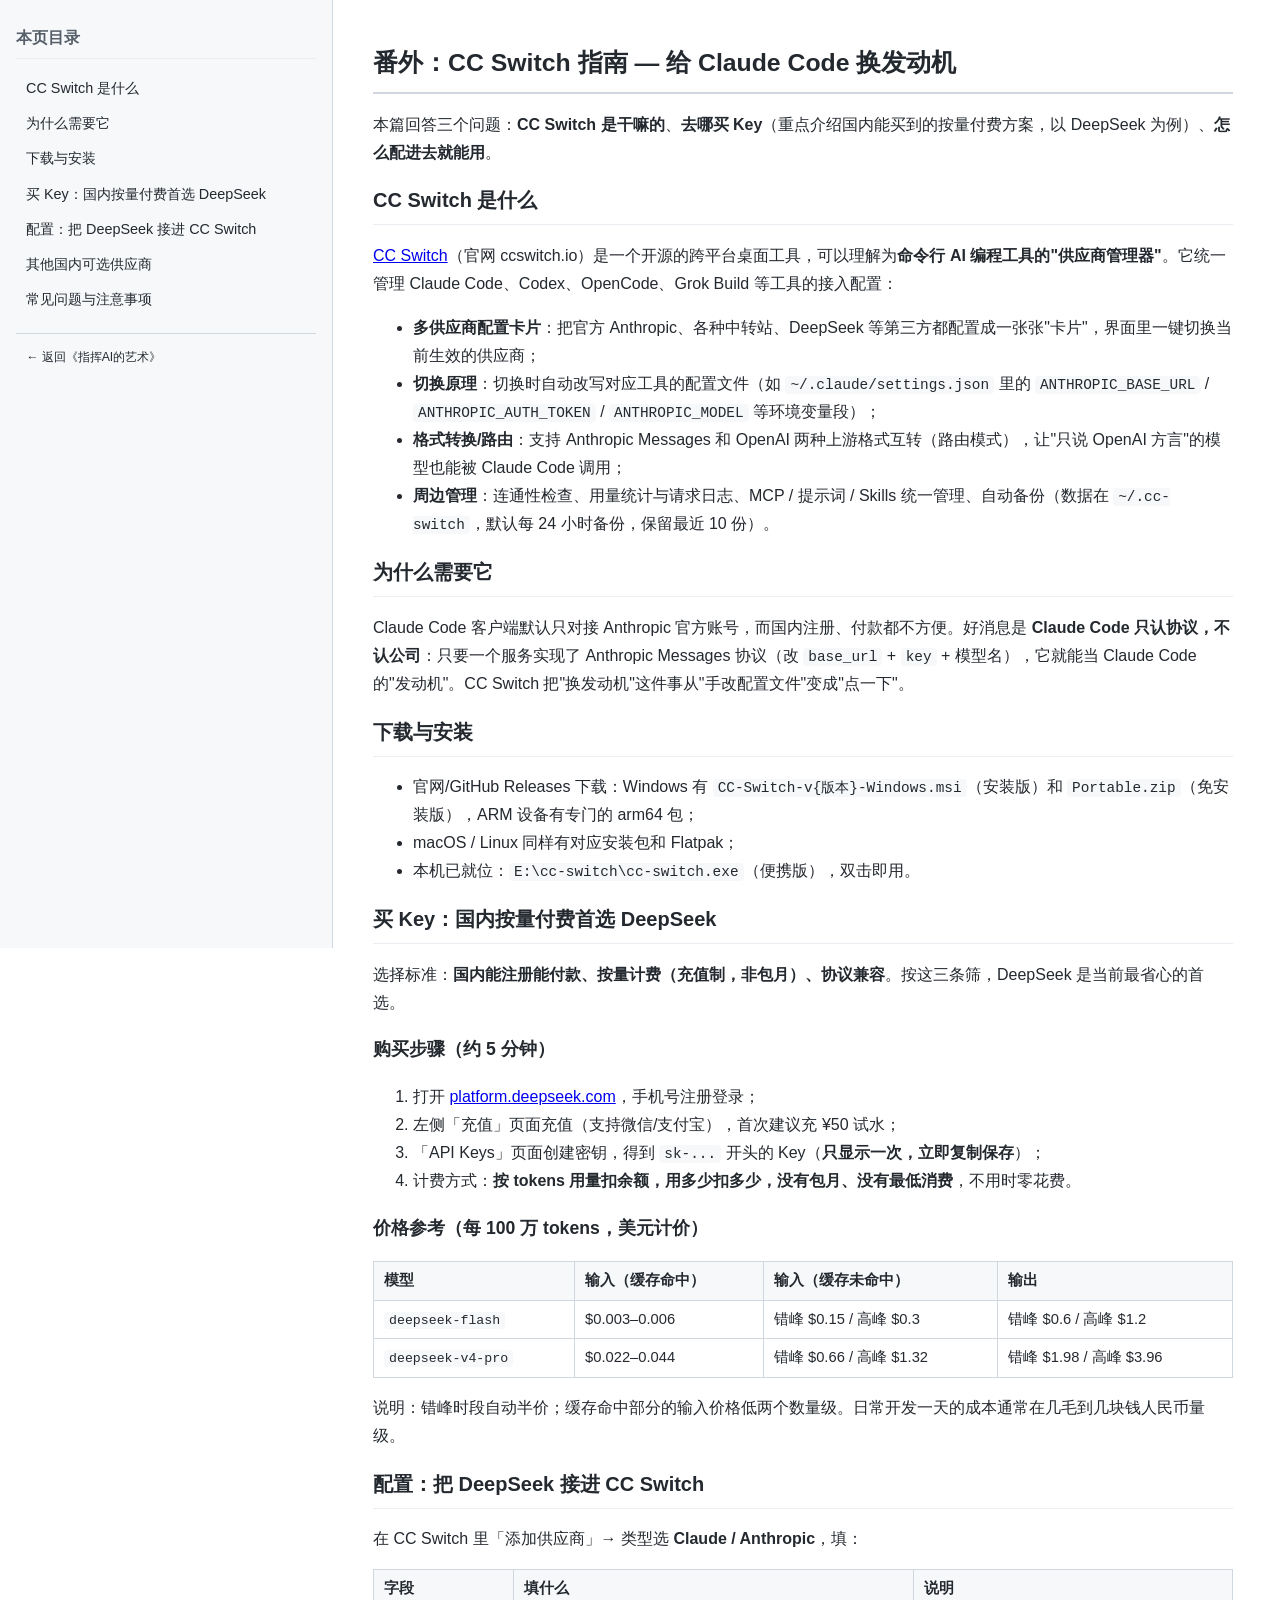
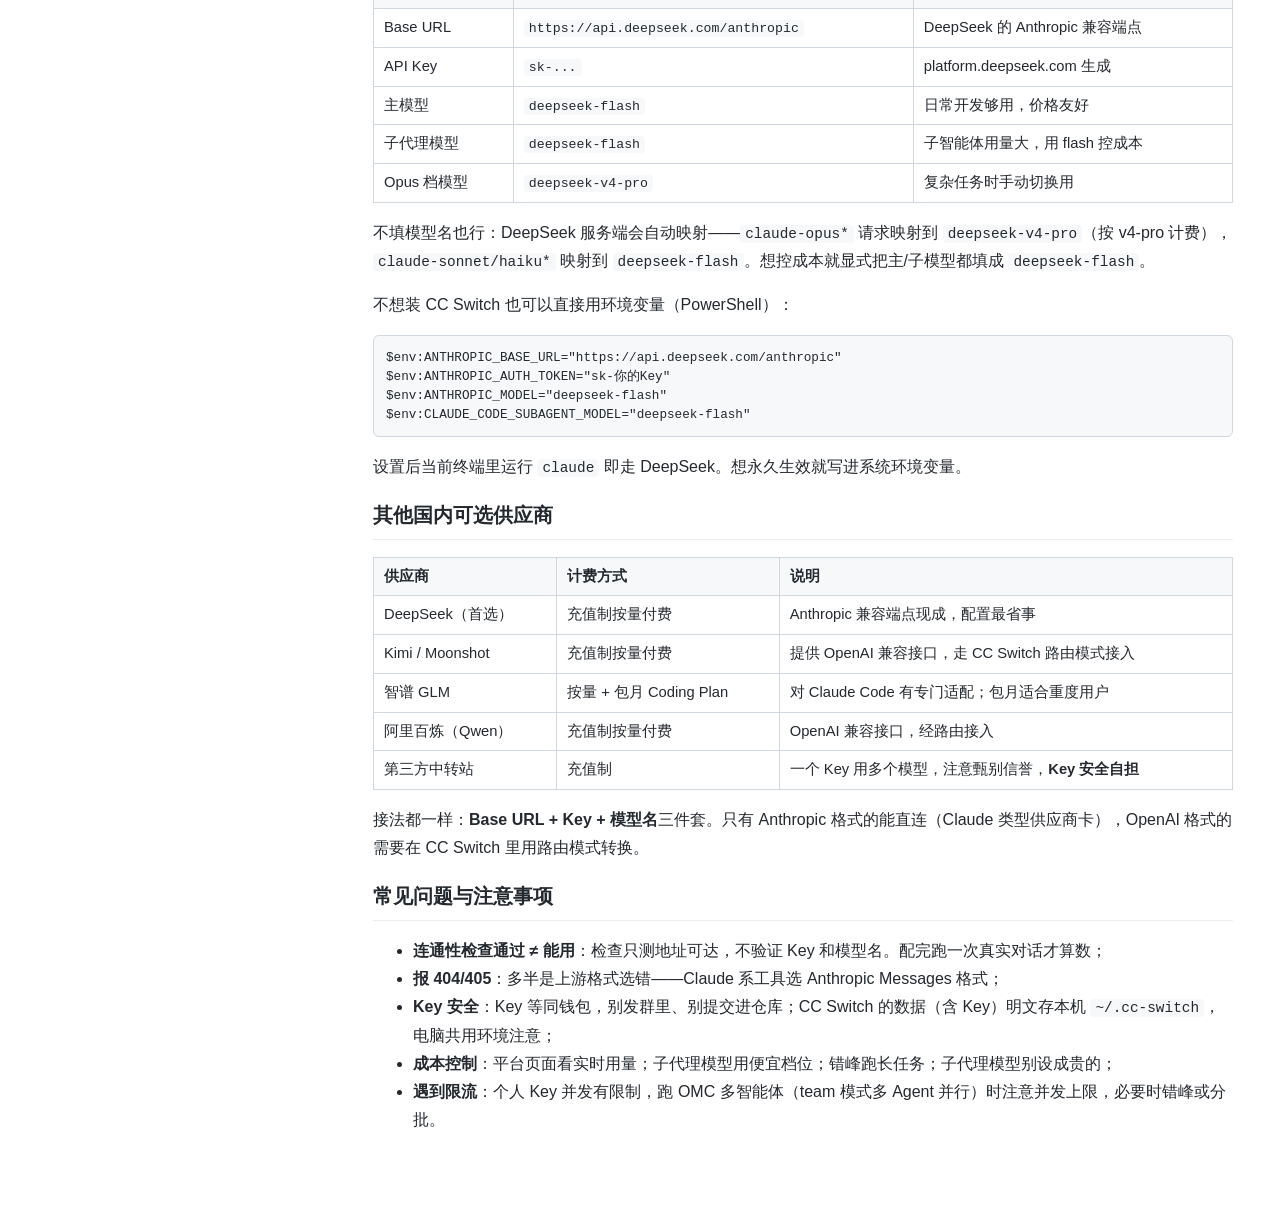
<file: docs/cc-switch.html>
<!DOCTYPE html>
<html lang="zh-CN">
<head>
<meta charset="utf-8">
<meta name="viewport" content="width=device-width, initial-scale=1">
<title>CC Switch 指南 — 指挥AI的艺术</title>
<style>
body { margin: 0; font-family: "Segoe UI", "Microsoft YaHei", sans-serif;
       line-height: 1.75; color: #24292f; background: #fff; }
.layout { display: flex; max-width: 1280px; margin: 0 auto; }
nav.toc { width: 300px; flex: none; position: sticky; top: 0;
          max-height: 100vh; overflow-y: auto; padding: 24px 16px;
          border-right: 1px solid #d0d7de; background: #f6f8fa; }
nav.toc h2 { font-size: 1em; margin: 0 0 12px; color: #57606a; }
nav.toc a { display: block; padding: 5px 10px; border-radius: 6px;
            color: #24292f; text-decoration: none; font-size: 0.9em; }
nav.toc a:hover { background: #eaeef2; }
nav.toc a.active { background: #dbeafe; font-weight: 600; }
main { flex: 1; min-width: 0; padding: 24px 40px 80px; max-width: 860px; }
h1 { font-size: 1.55em; border-bottom: 2px solid #d0d7de; padding-bottom: 8px; }
h2 { font-size: 1.25em; border-bottom: 1px solid #eaeef2; padding-bottom: 6px; }
h3 { font-size: 1.1em; }
pre { background: #f6f8fa; border: 1px solid #d0d7de; border-radius: 6px;
      padding: 12px; overflow-x: auto; font-size: 0.88em; line-height: 1.5; }
code { font-family: Consolas, "Cascadia Mono", monospace; font-size: 0.9em;
       background: #f6f8fa; padding: 1px 5px; border-radius: 4px; }
pre code { background: none; padding: 0; }
table { border-collapse: collapse; width: 100%; margin: 12px 0; font-size: 0.92em; }
th, td { border: 1px solid #d0d7de; padding: 6px 10px; text-align: left; }
th { background: #f6f8fa; }
.tip { background: #fff8c5; border: 1px solid #d4a72c66; border-radius: 6px;
       padding: 8px 12px; }
.warn { background: #ffebe9; border: 1px solid #ff818266; border-radius: 6px;
        padding: 8px 12px; }
.back { font-size: 0.9em; }
@media (max-width: 900px) {
  nav.toc { position: static; width: auto; border-right: none;
            border-bottom: 1px solid #d0d7de; max-height: none; }
  .layout { flex-direction: column; }
}
</style>
</head>
<body>
<div class="layout">
<nav class="toc">
<h2>本页目录</h2>
<a href="#what">CC Switch 是什么</a>
<a href="#why">为什么需要它</a>
<a href="#install">下载与安装</a>
<a href="#buy">买 Key：国内按量付费首选 DeepSeek</a>
<a href="#config">配置：把 DeepSeek 接进 CC Switch</a>
<a href="#others">其他国内可选供应商</a>
<a href="#faq">常见问题与注意事项</a>
<p style="margin-top:16px;font-size:0.85em;border-top:1px solid #d0d7de;padding-top:8px;">
<a class="back" href="index.html">← 返回《指挥AI的艺术》</a></p>
</nav>
<main>
<h1>番外：CC Switch 指南 — 给 Claude Code 换发动机</h1>

<p>本篇回答三个问题：<strong>CC Switch 是干嘛的</strong>、<strong>去哪买 Key</strong>（重点介绍国内能买到的按量付费方案，以 DeepSeek 为例）、<strong>怎么配进去就能用</strong>。</p>

<h2 id="what">CC Switch 是什么</h2>

<p><a href="https://github.com/farion1231/cc-switch">CC Switch</a>（官网 ccswitch.io）是一个开源的跨平台桌面工具，可以理解为<strong>命令行 AI 编程工具的"供应商管理器"</strong>。它统一管理 Claude Code、Codex、OpenCode、Grok Build 等工具的接入配置：</p>

<ul>
<li><strong>多供应商配置卡片</strong>：把官方 Anthropic、各种中转站、DeepSeek 等第三方都配置成一张张"卡片"，界面里一键切换当前生效的供应商；</li>
<li><strong>切换原理</strong>：切换时自动改写对应工具的配置文件（如 <code>~/.claude/settings.json</code> 里的 <code>ANTHROPIC_BASE_URL</code> / <code>ANTHROPIC_AUTH_TOKEN</code> / <code>ANTHROPIC_MODEL</code> 等环境变量段）；</li>
<li><strong>格式转换/路由</strong>：支持 Anthropic Messages 和 OpenAI 两种上游格式互转（路由模式），让"只说 OpenAI 方言"的模型也能被 Claude Code 调用；</li>
<li><strong>周边管理</strong>：连通性检查、用量统计与请求日志、MCP / 提示词 / Skills 统一管理、自动备份（数据在 <code>~/.cc-switch</code>，默认每 24 小时备份，保留最近 10 份）。</li>
</ul>

<h2 id="why">为什么需要它</h2>

<p>Claude Code 客户端默认只对接 Anthropic 官方账号，而国内注册、付款都不方便。好消息是 <strong>Claude Code 只认协议，不认公司</strong>：只要一个服务实现了 Anthropic Messages 协议（改 <code>base_url</code> + <code>key</code> + 模型名），它就能当 Claude Code 的"发动机"。CC Switch 把"换发动机"这件事从"手改配置文件"变成"点一下"。</p>

<h2 id="install">下载与安装</h2>

<ul>
<li>官网/GitHub Releases 下载：Windows 有 <code>CC-Switch-v{版本}-Windows.msi</code>（安装版）和 <code>Portable.zip</code>（免安装版），ARM 设备有专门的 arm64 包；</li>
<li>macOS / Linux 同样有对应安装包和 Flatpak；</li>
<li>本机已就位：<code>E:\cc-switch\cc-switch.exe</code>（便携版），双击即用。</li>
</ul>

<h2 id="buy">买 Key：国内按量付费首选 DeepSeek</h2>

<p>选择标准：<strong>国内能注册能付款、按量计费（充值制，非包月）、协议兼容</strong>。按这三条筛，DeepSeek 是当前最省心的首选。</p>

<h3>购买步骤（约 5 分钟）</h3>

<ol>
<li>打开 <a href="https://platform.deepseek.com">platform.deepseek.com</a>，手机号注册登录；</li>
<li>左侧「充值」页面充值（支持微信/支付宝），首次建议充 ¥50 试水；</li>
<li>「API Keys」页面创建密钥，得到 <code>sk-...</code> 开头的 Key（<strong>只显示一次，立即复制保存</strong>）；</li>
<li>计费方式：<strong>按 tokens 用量扣余额，用多少扣多少，没有包月、没有最低消费</strong>，不用时零花费。</li>
</ol>

<h3>价格参考（每 100 万 tokens，美元计价）</h3>

<table>
<tr><th>模型</th><th>输入（缓存命中）</th><th>输入（缓存未命中）</th><th>输出</th></tr>
<tr><td><code>deepseek-flash</code></td><td>$0.003–0.006</td><td>错峰 $0.15 / 高峰 $0.3</td><td>错峰 $0.6 / 高峰 $1.2</td></tr>
<tr><td><code>deepseek-v4-pro</code></td><td>$0.022–0.044</td><td>错峰 $0.66 / 高峰 $1.32</td><td>错峰 $1.98 / 高峰 $3.96</td></tr>
</table>

<p>说明：错峰时段自动半价；缓存命中部分的输入价格低两个数量级。日常开发一天的成本通常在几毛到几块钱人民币量级。</p>

<h2 id="config">配置：把 DeepSeek 接进 CC Switch</h2>

<p>在 CC Switch 里「添加供应商」→ 类型选 <strong>Claude / Anthropic</strong>，填：</p>

<table>
<tr><th>字段</th><th>填什么</th><th>说明</th></tr>
<tr><td>Base URL</td><td><code>https://api.deepseek.com/anthropic</code></td><td>DeepSeek 的 Anthropic 兼容端点</td></tr>
<tr><td>API Key</td><td><code>sk-...</code></td><td>platform.deepseek.com 生成</td></tr>
<tr><td>主模型</td><td><code>deepseek-flash</code></td><td>日常开发够用，价格友好</td></tr>
<tr><td>子代理模型</td><td><code>deepseek-flash</code></td><td>子智能体用量大，用 flash 控成本</td></tr>
<tr><td>Opus 档模型</td><td><code>deepseek-v4-pro</code></td><td>复杂任务时手动切换用</td></tr>
</table>

<p>不填模型名也行：DeepSeek 服务端会自动映射——<code>claude-opus*</code> 请求映射到 <code>deepseek-v4-pro</code>（按 v4-pro 计费），<code>claude-sonnet/haiku*</code> 映射到 <code>deepseek-flash</code>。想控成本就显式把主/子模型都填成 <code>deepseek-flash</code>。</p>

<p>不想装 CC Switch 也可以直接用环境变量（PowerShell）：</p>

<pre><code>$env:ANTHROPIC_BASE_URL="https://api.deepseek.com/anthropic"
$env:ANTHROPIC_AUTH_TOKEN="sk-你的Key"
$env:ANTHROPIC_MODEL="deepseek-flash"
$env:CLAUDE_CODE_SUBAGENT_MODEL="deepseek-flash"</code></pre>

<p>设置后当前终端里运行 <code>claude</code> 即走 DeepSeek。想永久生效就写进系统环境变量。</p>

<h2 id="others">其他国内可选供应商</h2>

<table>
<tr><th>供应商</th><th>计费方式</th><th>说明</th></tr>
<tr><td>DeepSeek（首选）</td><td>充值制按量付费</td><td>Anthropic 兼容端点现成，配置最省事</td></tr>
<tr><td>Kimi / Moonshot</td><td>充值制按量付费</td><td>提供 OpenAI 兼容接口，走 CC Switch 路由模式接入</td></tr>
<tr><td>智谱 GLM</td><td>按量 + 包月 Coding Plan</td><td>对 Claude Code 有专门适配；包月适合重度用户</td></tr>
<tr><td>阿里百炼（Qwen）</td><td>充值制按量付费</td><td>OpenAI 兼容接口，经路由接入</td></tr>
<tr><td>第三方中转站</td><td>充值制</td><td>一个 Key 用多个模型，注意甄别信誉，<strong>Key 安全自担</strong></td></tr>
</table>

<p>接法都一样：<strong>Base URL + Key + 模型名</strong>三件套。只有 Anthropic 格式的能直连（Claude 类型供应商卡），OpenAI 格式的需要在 CC Switch 里用路由模式转换。</p>

<h2 id="faq">常见问题与注意事项</h2>

<ul>
<li><strong>连通性检查通过 ≠ 能用</strong>：检查只测地址可达，不验证 Key 和模型名。配完跑一次真实对话才算数；</li>
<li><strong>报 404/405</strong>：多半是上游格式选错——Claude 系工具选 Anthropic Messages 格式；</li>
<li><strong>Key 安全</strong>：Key 等同钱包，别发群里、别提交进仓库；CC Switch 的数据（含 Key）明文存本机 <code>~/.cc-switch</code>，电脑共用环境注意；</li>
<li><strong>成本控制</strong>：平台页面看实时用量；子代理模型用便宜档位；错峰跑长任务；子代理模型别设成贵的；</li>
<li><strong>遇到限流</strong>：个人 Key 并发有限制，跑 OMC 多智能体（team 模式多 Agent 并行）时注意并发上限，必要时错峰或分批。</li>
</ul>
</main>
</div>
</body>
</html>
</file>
